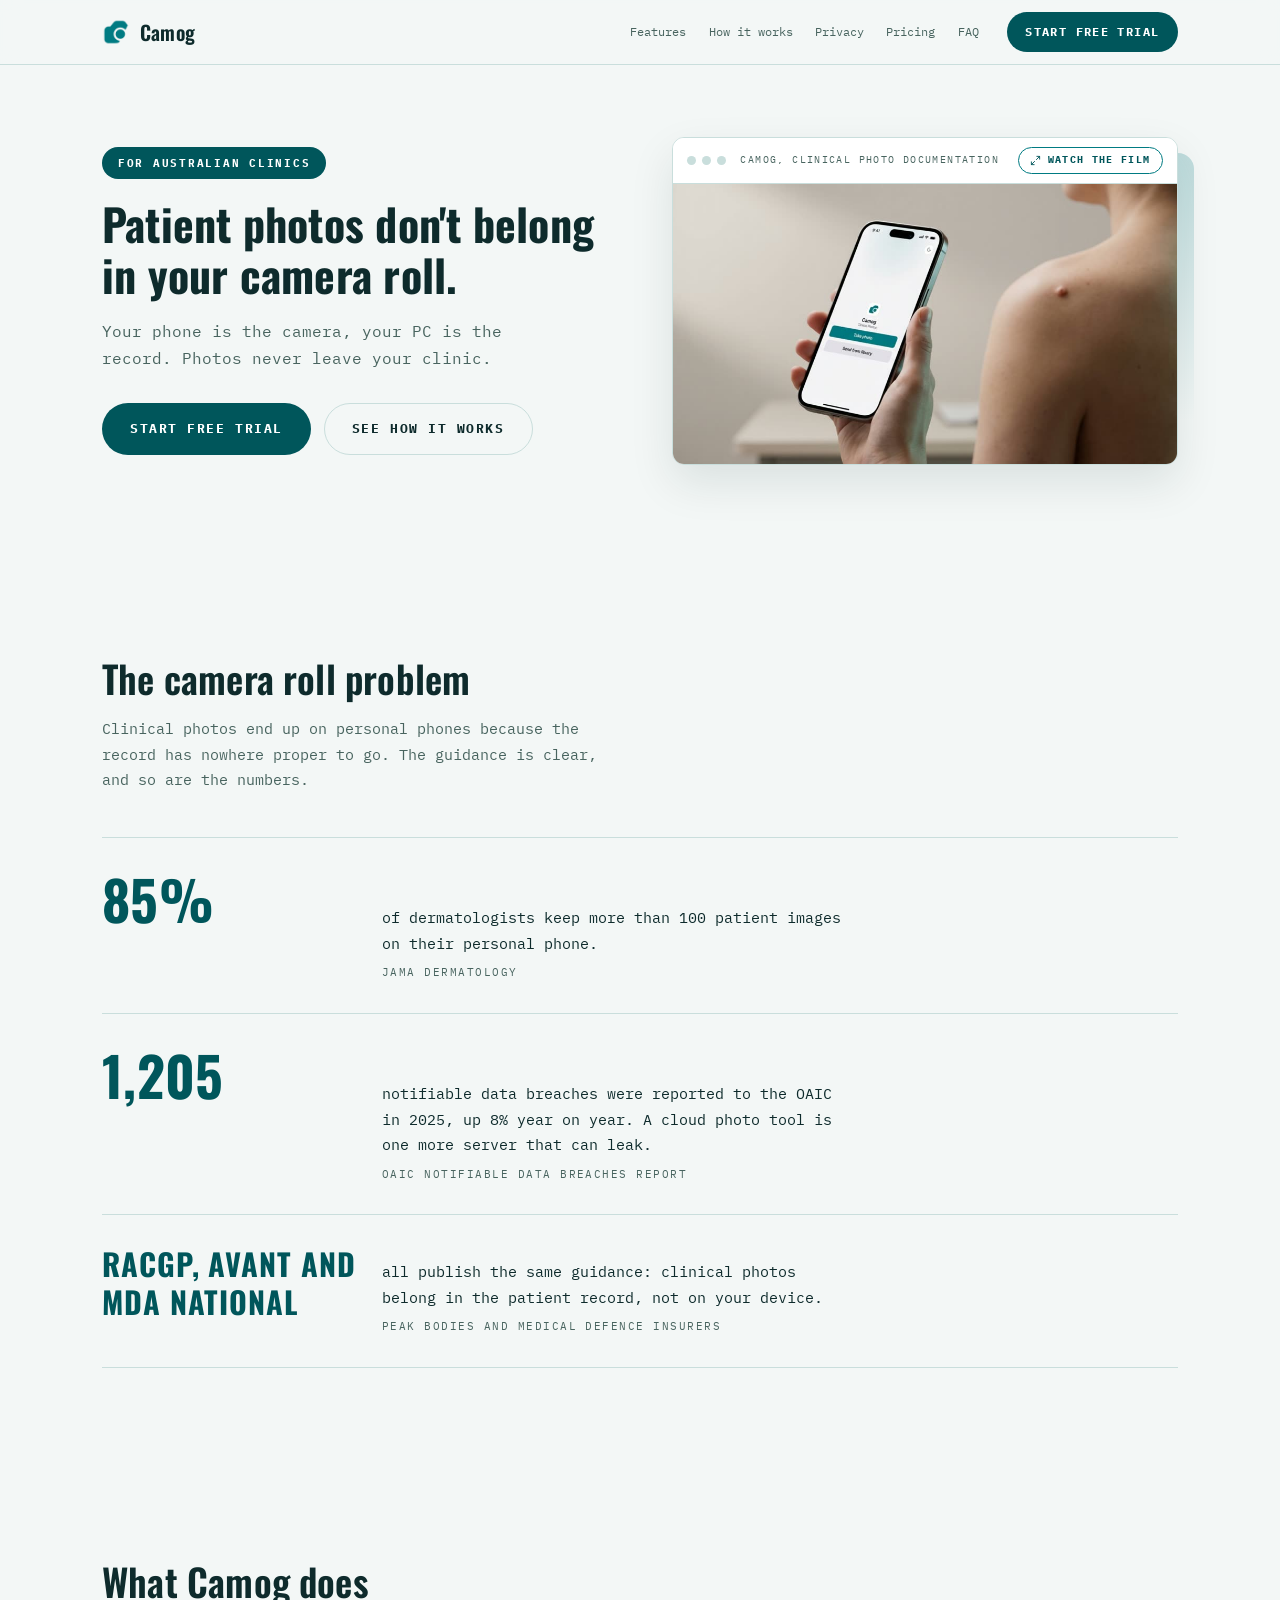
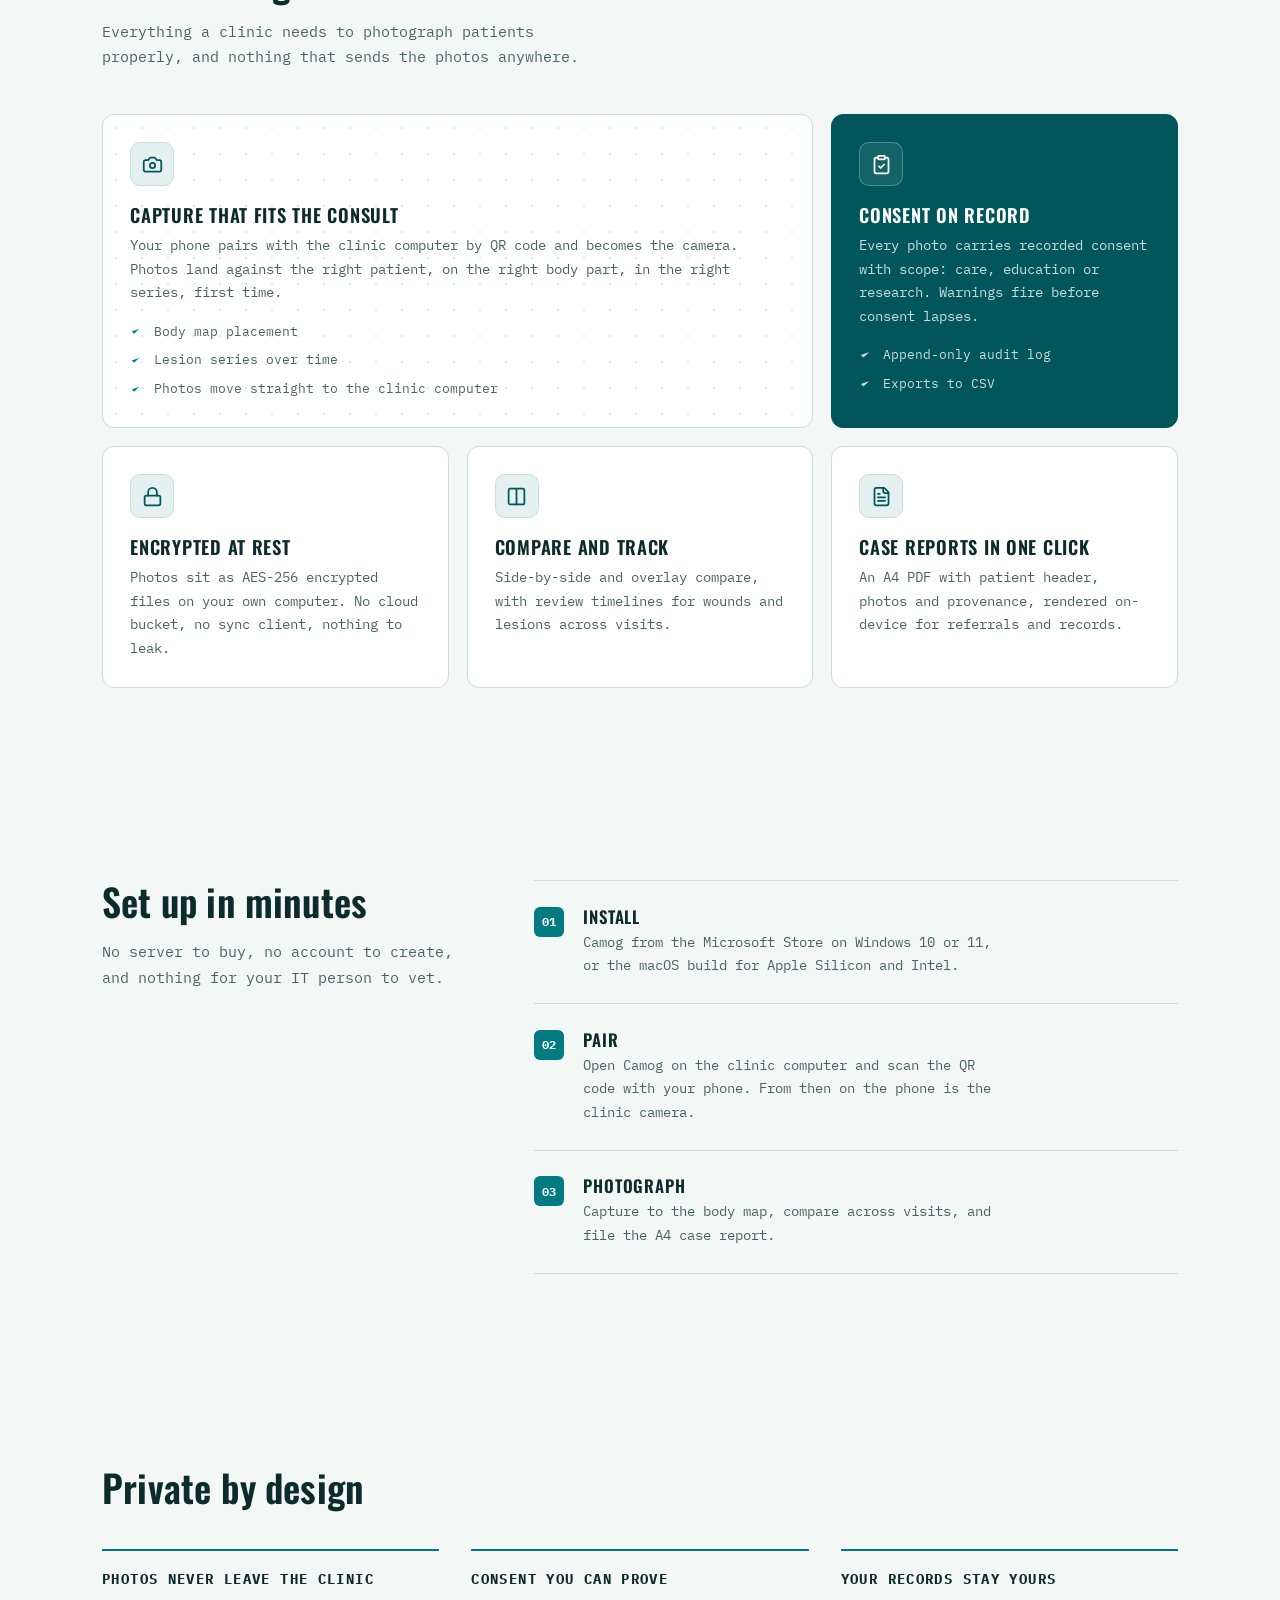
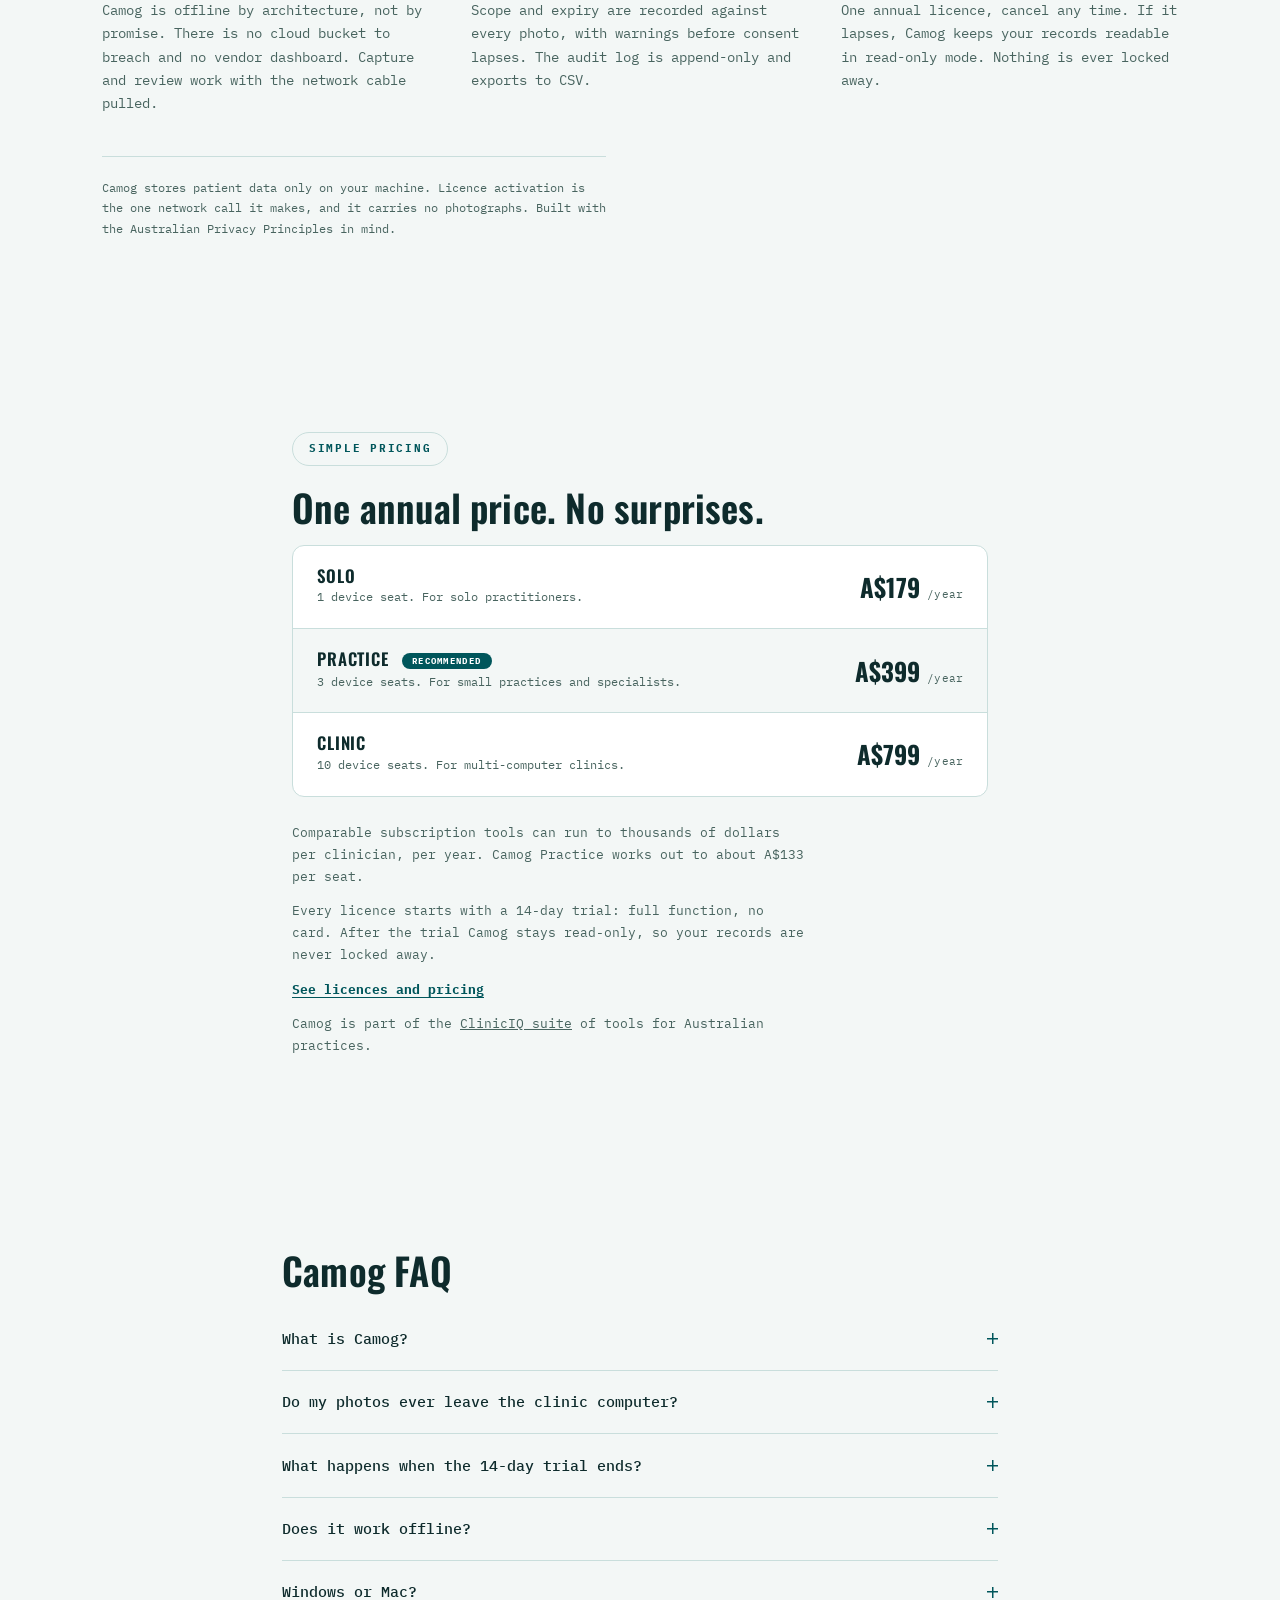
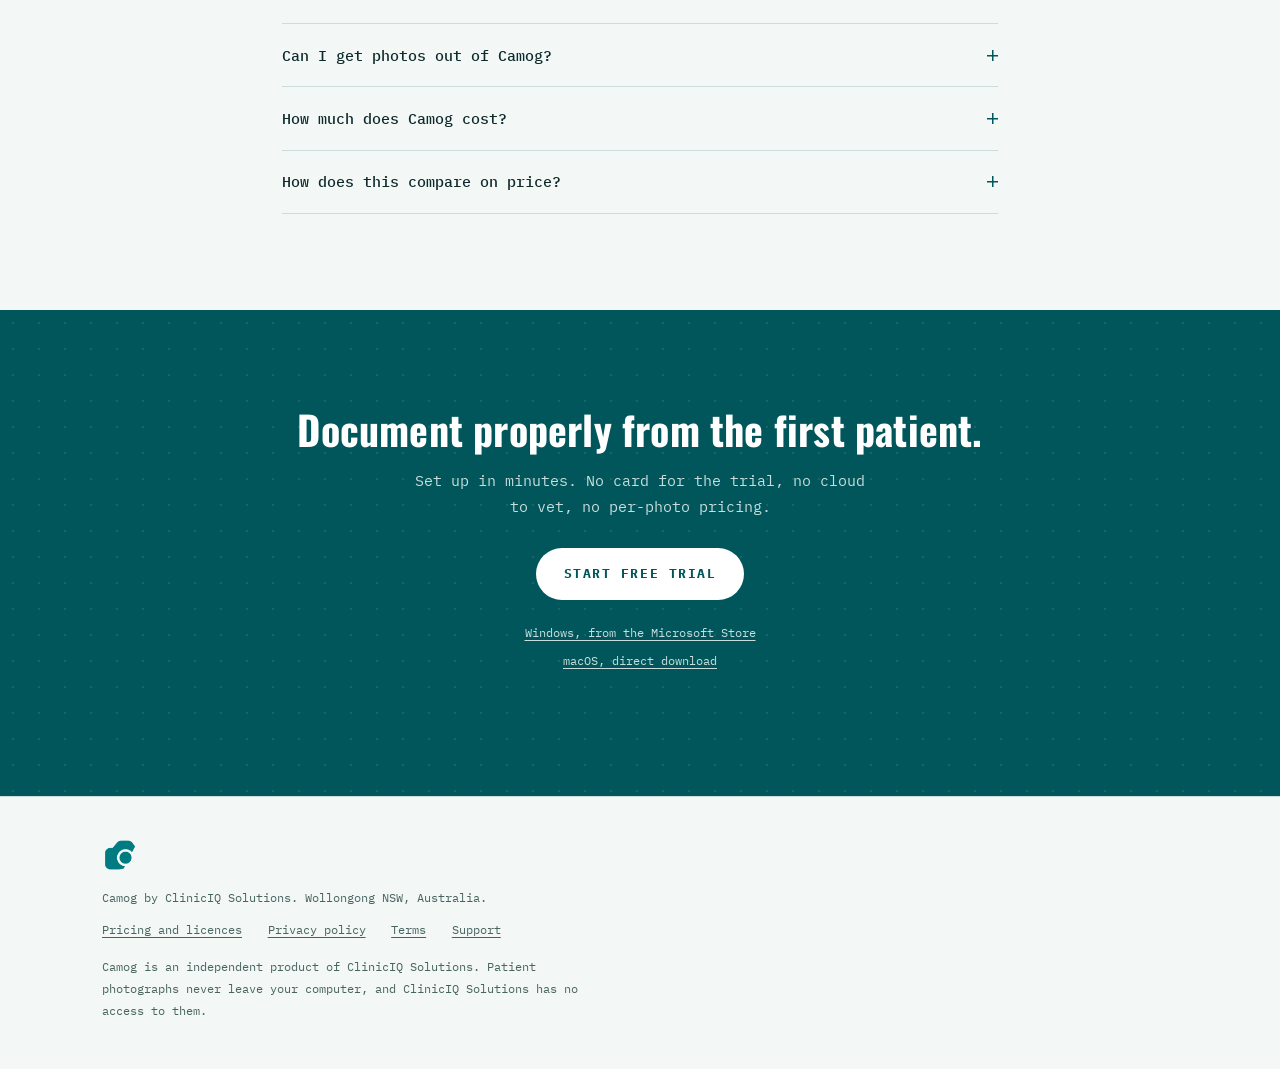
<file: index.html>
<!DOCTYPE html>
<html lang="en-AU">
<head>
  <meta charset="utf-8">
  <meta name="viewport" content="width=device-width, initial-scale=1">
  <title>Camog: clinical photography app for Australian clinics</title>
  <meta name="description" content="Clinical photography software for Australian clinics. Camog keeps patient photos encrypted on your own computer, with consent, audit and one-click A4 reports.">
  <meta name="theme-color" content="#F3F7F6" media="(prefers-color-scheme: light)">
  <meta name="theme-color" content="#0D1B1C" media="(prefers-color-scheme: dark)">

  <meta property="og:type" content="website">
  <meta property="og:url" content="https://camog.jsaenz.au/">
  <meta property="og:title" content="Patient photos don't belong in your camera roll.">
  <meta property="og:description" content="Camog: clinical photo documentation for Australian clinics. Encrypted, on your own computer. 14-day free trial, no card.">
  <meta property="og:image" content="https://camog.jsaenz.au/assets/og.jpg">
  <meta property="og:image:width" content="1200">
  <meta property="og:image:height" content="630">
  <meta property="og:locale" content="en_AU">
  <meta name="twitter:card" content="summary_large_image">

  <link rel="canonical" href="https://camog.jsaenz.au/">
  <link rel="icon" type="image/png" sizes="32x32" href="assets/favicon-32.png">
  <link rel="apple-touch-icon" href="assets/apple-touch-icon.png">

  <link rel="preload" href="fonts/oswald-variable.woff2" as="font" type="font/woff2" crossorigin>
  <link rel="preload" href="fonts/plexmono-400.woff2" as="font" type="font/woff2" crossorigin>
  <link rel="stylesheet" href="styles.css">

  <script type="application/ld+json">
  {
    "@context": "https://schema.org",
    "@graph": [
      {
        "@type": "Organization",
        "@id": "https://camog.jsaenz.au/#org",
        "name": "ClinicIQ Solutions",
        "url": "https://cliniciq.com.au",
        "logo": "https://camog.jsaenz.au/assets/logo.png",
        "address": {
          "@type": "PostalAddress",
          "addressLocality": "Wollongong",
          "addressRegion": "NSW",
          "addressCountry": "AU"
        },
        "contactPoint": {
          "@type": "ContactPoint",
          "contactType": "customer support",
          "email": "admin@cliniciq.com.au"
        }
      },
      {
        "@type": "WebSite",
        "@id": "https://camog.jsaenz.au/#site",
        "url": "https://camog.jsaenz.au/",
        "name": "Camog",
        "inLanguage": "en-AU",
        "publisher": { "@id": "https://camog.jsaenz.au/#org" }
      },
      {
        "@type": "SoftwareApplication",
        "@id": "https://camog.jsaenz.au/#app",
        "name": "Camog",
        "url": "https://camog.jsaenz.au/",
        "description": "Clinical photo documentation for Australian clinics. Your phone is the camera, your PC is the record: photos are AES-256 encrypted and stored on the clinic's own computer, never uploaded.",
        "applicationCategory": "MedicalApplication",
        "operatingSystem": "Windows 10 or later, macOS",
        "image": "https://camog.jsaenz.au/assets/camog-dashboard.webp",
        "screenshot": "https://camog.jsaenz.au/assets/camog-dashboard.webp",
        "featureList": [
          "Phone pairs with the clinic computer by QR code and becomes the camera",
          "Body map capture and lesion series over time",
          "Recorded consent with scope: care, education or research",
          "Append-only audit log with CSV export",
          "AES-256 encryption at rest, no cloud storage",
          "Works fully offline",
          "Side-by-side and overlay photo comparison",
          "One-click A4 PDF case reports"
        ],
        "offers": [
          {
            "@type": "Offer",
            "name": "Solo",
            "description": "1 device seat. For solo practitioners.",
            "price": "179",
            "priceCurrency": "AUD",
            "url": "https://camog-license.cliniciq.com.au/buy",
            "availability": "https://schema.org/InStock"
          },
          {
            "@type": "Offer",
            "name": "Practice",
            "description": "3 device seats. For small practices and specialists.",
            "price": "399",
            "priceCurrency": "AUD",
            "url": "https://camog-license.cliniciq.com.au/buy",
            "availability": "https://schema.org/InStock"
          },
          {
            "@type": "Offer",
            "name": "Clinic",
            "description": "10 device seats. For multi-computer clinics.",
            "price": "799",
            "priceCurrency": "AUD",
            "url": "https://camog-license.cliniciq.com.au/buy",
            "availability": "https://schema.org/InStock"
          }
        ],
        "publisher": { "@id": "https://camog.jsaenz.au/#org" }
      },
      {
        "@type": "HowTo",
        "name": "Set up Camog in minutes",
        "description": "No server to buy, no account to create, and nothing for your IT person to vet.",
        "step": [
          {
            "@type": "HowToStep",
            "position": 1,
            "name": "Install",
            "text": "Install Camog from the Microsoft Store on Windows 10 or 11, or the macOS build for Apple Silicon and Intel."
          },
          {
            "@type": "HowToStep",
            "position": 2,
            "name": "Pair",
            "text": "Open Camog on the clinic computer and scan the QR code with your phone. From then on the phone is the clinic camera."
          },
          {
            "@type": "HowToStep",
            "position": 3,
            "name": "Photograph",
            "text": "Capture to the body map, compare across visits, and file the A4 case report."
          }
        ]
      },
      {
        "@type": "FAQPage",
        "mainEntity": [
          {
            "@type": "Question",
            "name": "What is Camog?",
            "acceptedAnswer": {
              "@type": "Answer",
              "text": "Camog is clinical photo documentation software for Australian clinics. Your phone is the camera and your clinic computer is the record: photos are captured against the right patient, encrypted at rest, and never uploaded to a cloud."
            }
          },
          {
            "@type": "Question",
            "name": "Do my photos ever leave the clinic computer?",
            "acceptedAnswer": {
              "@type": "Answer",
              "text": "No. Photos are stored as AES-256 encrypted files on your own machine and never uploaded. The only network traffic Camog generates is licence activation, which carries a device identifier and nothing else."
            }
          },
          {
            "@type": "Question",
            "name": "What happens when the 14-day trial ends?",
            "acceptedAnswer": {
              "@type": "Answer",
              "text": "Camog keeps working in read-only mode. You can browse, compare and export, but new captures need a licence. Your records are never held hostage."
            }
          },
          {
            "@type": "Question",
            "name": "Does it work offline?",
            "acceptedAnswer": {
              "@type": "Answer",
              "text": "Yes. Capture, review, compare and case reports all work with no internet connection. Activation is the one moment Camog needs to reach the licence server."
            }
          },
          {
            "@type": "Question",
            "name": "Windows or Mac?",
            "acceptedAnswer": {
              "@type": "Answer",
              "text": "Both. Windows 10 and 11 install straight from the Microsoft Store, with updates handled by the Store. macOS builds for Apple Silicon and Intel are available as a direct download."
            }
          },
          {
            "@type": "Question",
            "name": "Can I get photos out of Camog?",
            "acceptedAnswer": {
              "@type": "Answer",
              "text": "Any time. Photos export as JPEGs, case reports as PDFs, and the audit log as CSV. If you ever leave, your data leaves with you."
            }
          },
          {
            "@type": "Question",
            "name": "How much does Camog cost?",
            "acceptedAnswer": {
              "@type": "Answer",
              "text": "Solo is A$179 a year for one device seat, Practice is A$399 a year for three seats, and Clinic is A$799 a year for ten seats. Every licence starts with a 14-day trial: full function, no card."
            }
          },
          {
            "@type": "Question",
            "name": "How does this compare on price?",
            "acceptedAnswer": {
              "@type": "Answer",
              "text": "Purpose-built clinical photography subscriptions commonly run to thousands of dollars per clinician per year. Camog Practice is A$399 a year for three seats, about A$133 per seat."
            }
          }
        ]
      }
    ]
  }
  </script>
</head>
<body id="top">
  <a class="skip" href="#main">Skip to content</a>

  <header class="site-header">
    <div class="container header-row">
      <a class="brand" href="#top" aria-label="Camog home">
        <img src="assets/logo.png" alt="" width="28" height="28">
        <span>Camog</span>
      </a>
      <nav class="site-nav" aria-label="Sections">
        <a href="#features">Features</a>
        <a href="#how">How it works</a>
        <a href="#privacy">Privacy</a>
        <a href="#pricing">Pricing</a>
        <a href="#faq">FAQ</a>
      </nav>
      <a class="btn btn-primary btn-sm" href="https://apps.microsoft.com/detail/9P26QN81HW16" target="_blank" rel="noopener noreferrer">Start free trial</a>
    </div>
  </header>

  <main id="main">

    <!-- Hero -->
    <section class="hero">
      <div class="container hero-grid">
        <div class="hero-copy">
          <p class="chip reveal">For Australian clinics</p>
          <h1 class="reveal">Patient photos don't belong in your camera&nbsp;roll.</h1>
          <p class="lede reveal">Your phone is the camera, your PC is the record. Photos never leave your clinic.</p>
          <div class="hero-actions reveal">
            <a class="btn btn-primary" href="https://apps.microsoft.com/detail/9P26QN81HW16" target="_blank" rel="noopener noreferrer">Start free trial</a>
            <a class="btn btn-ghost" href="#features">See how it works</a>
          </div>
        </div>
        <div class="hero-shot reveal">
          <div class="shot-wrap">
            <button class="shot shot-live" id="film-open" type="button"
                    aria-haspopup="dialog" aria-controls="film-modal"
                    aria-label="Play the Camog product film. Opens fullscreen; scroll plays the film.">
              <span class="shot-bar" aria-hidden="true">
                <span></span><span></span><span></span>
                <span class="shot-title">Camog, Clinical Photo Documentation</span>
                <span class="shot-live-tag">
                  <svg xmlns="http://www.w3.org/2000/svg" viewBox="0 0 24 24" fill="none" stroke="currentColor" stroke-width="2" stroke-linecap="round" stroke-linejoin="round" aria-hidden="true"><polyline points="15 3 21 3 21 9"/><polyline points="9 21 3 21 3 15"/><line x1="21" y1="3" x2="14" y2="10"/><line x1="3" y1="21" x2="10" y2="14"/></svg>
                  Watch the film
                </span>
              </span>
              <span class="shot-screen">
                <img class="shot-frame is-current" src="film/frames-nas/f_001.jpg" width="960" height="534" fetchpriority="high"
                     alt="Frame from the Camog product film: the phone in hand at the bedside, capture app open.">
                <img class="shot-frame" src="film/frames-nas/f_040.jpg" width="960" height="534" loading="lazy" alt="" aria-hidden="true">
                <img class="shot-frame" src="film/frames-nas/f_120.jpg" width="960" height="534" loading="lazy" alt="" aria-hidden="true">
              </span>
            </button>
          </div>
        </div>
      </div>
    </section>

    <!-- Problem -->
    <section class="problem" id="problem">
      <div class="container">
        <h2 class="reveal">The camera roll problem</h2>
        <p class="section-lede reveal">Clinical photos end up on personal phones because the record has nowhere proper to go. The guidance is clear, and so are the numbers.</p>
        <div class="stats">
          <div class="stat reveal">
            <p class="stat-num">85%</p>
            <div class="stat-text">
              <p>of dermatologists keep more than 100 patient images on their personal phone.</p>
              <p class="stat-src">JAMA Dermatology</p>
            </div>
          </div>
          <div class="stat reveal">
            <p class="stat-num">1,205</p>
            <div class="stat-text">
              <p>notifiable data breaches were reported to the OAIC in 2025, up 8% year on year. A cloud photo tool is one more server that can leak.</p>
              <p class="stat-src">OAIC Notifiable Data Breaches Report</p>
            </div>
          </div>
          <div class="stat reveal">
            <p class="stat-num stat-num-words">RACGP, Avant and MDA&nbsp;National</p>
            <div class="stat-text">
              <p>all publish the same guidance: clinical photos belong in the patient record, not on your device.</p>
              <p class="stat-src">Peak bodies and medical defence insurers</p>
            </div>
          </div>
        </div>
      </div>
    </section>

    <!-- Features -->
    <section class="features" id="features">
      <div class="container">
        <h2 class="reveal">What Camog does</h2>
        <p class="section-lede reveal">Everything a clinic needs to photograph patients properly, and nothing that sends the photos anywhere.</p>
        <div class="bento">
          <article class="cell b-wide b-dot reveal">
            <div class="icon-chip" aria-hidden="true">
              <svg xmlns="http://www.w3.org/2000/svg" viewBox="0 0 24 24" fill="none" stroke="currentColor" stroke-width="2" stroke-linecap="round" stroke-linejoin="round"><path d="M14.5 4h-5L7 7H4a2 2 0 0 0-2 2v9a2 2 0 0 0 2 2h16a2 2 0 0 0 2-2V9a2 2 0 0 0-2-2h-3l-2.5-3z"/><circle cx="12" cy="13" r="3"/></svg>
            </div>
            <h3>Capture that fits the consult</h3>
            <p>Your phone pairs with the clinic computer by QR code and becomes the camera. Photos land against the right patient, on the right body part, in the right series, first time.</p>
            <ul class="ticks">
              <li>Body map placement</li>
              <li>Lesion series over time</li>
              <li>Photos move straight to the clinic computer</li>
            </ul>
          </article>
          <article class="cell b-teal reveal">
            <div class="icon-chip" aria-hidden="true">
              <svg xmlns="http://www.w3.org/2000/svg" viewBox="0 0 24 24" fill="none" stroke="currentColor" stroke-width="2" stroke-linecap="round" stroke-linejoin="round"><rect width="8" height="4" x="8" y="2" rx="1" ry="1"/><path d="M16 4h2a2 2 0 0 1 2 2v14a2 2 0 0 1-2 2H6a2 2 0 0 1-2-2V6a2 2 0 0 1 2-2h2"/><path d="m9 14 2 2 4-4"/></svg>
            </div>
            <h3>Consent on record</h3>
            <p>Every photo carries recorded consent with scope: care, education or research. Warnings fire before consent lapses.</p>
            <ul class="ticks">
              <li>Append-only audit log</li>
              <li>Exports to CSV</li>
            </ul>
          </article>
          <article class="cell reveal">
            <div class="icon-chip" aria-hidden="true">
              <svg xmlns="http://www.w3.org/2000/svg" viewBox="0 0 24 24" fill="none" stroke="currentColor" stroke-width="2" stroke-linecap="round" stroke-linejoin="round"><rect width="18" height="11" x="3" y="11" rx="2" ry="2"/><path d="M7 11V7a5 5 0 0 1 10 0v4"/></svg>
            </div>
            <h3>Encrypted at rest</h3>
            <p>Photos sit as AES-256 encrypted files on your own computer. No cloud bucket, no sync client, nothing to leak.</p>
          </article>
          <article class="cell reveal">
            <div class="icon-chip" aria-hidden="true">
              <svg xmlns="http://www.w3.org/2000/svg" viewBox="0 0 24 24" fill="none" stroke="currentColor" stroke-width="2" stroke-linecap="round" stroke-linejoin="round"><rect width="18" height="18" x="3" y="3" rx="2"/><path d="M12 3v18"/></svg>
            </div>
            <h3>Compare and track</h3>
            <p>Side-by-side and overlay compare, with review timelines for wounds and lesions across visits.</p>
          </article>
          <article class="cell reveal">
            <div class="icon-chip" aria-hidden="true">
              <svg xmlns="http://www.w3.org/2000/svg" viewBox="0 0 24 24" fill="none" stroke="currentColor" stroke-width="2" stroke-linecap="round" stroke-linejoin="round"><path d="M15 2H6a2 2 0 0 0-2 2v16a2 2 0 0 0 2 2h12a2 2 0 0 0 2-2V7Z"/><path d="M14 2v4a2 2 0 0 0 2 2h4"/><path d="M10 9H8"/><path d="M16 13H8"/><path d="M16 17H8"/></svg>
            </div>
            <h3>Case reports in one click</h3>
            <p>An A4 PDF with patient header, photos and provenance, rendered on-device for referrals and records.</p>
          </article>
        </div>
      </div>
    </section>

    <!-- How it works -->
    <section class="how" id="how">
      <div class="container how-grid">
        <div class="how-copy">
          <h2 class="reveal">Set up in minutes</h2>
          <p class="section-lede reveal">No server to buy, no account to create, and nothing for your IT person to vet.</p>
        </div>
        <ol class="steps">
          <li class="step reveal">
            <span class="step-num" aria-hidden="true">01</span>
            <div>
              <h3>Install</h3>
              <p>Camog from the Microsoft Store on Windows 10 or 11, or the macOS build for Apple Silicon and Intel.</p>
            </div>
          </li>
          <li class="step reveal">
            <span class="step-num" aria-hidden="true">02</span>
            <div>
              <h3>Pair</h3>
              <p>Open Camog on the clinic computer and scan the QR code with your phone. From then on the phone is the clinic camera.</p>
            </div>
          </li>
          <li class="step reveal">
            <span class="step-num" aria-hidden="true">03</span>
            <div>
              <h3>Photograph</h3>
              <p>Capture to the body map, compare across visits, and file the A4 case report.</p>
            </div>
          </li>
        </ol>
      </div>
    </section>

    <!-- Privacy -->
    <section class="privacy" id="privacy">
      <div class="container">
        <h2 class="reveal">Private by design</h2>
        <div class="cols-3">
          <div class="col reveal">
            <h3>Photos never leave the clinic</h3>
            <p>Camog is offline by architecture, not by promise. There is no cloud bucket to breach and no vendor dashboard. Capture and review work with the network cable pulled.</p>
          </div>
          <div class="col reveal">
            <h3>Consent you can prove</h3>
            <p>Scope and expiry are recorded against every photo, with warnings before consent lapses. The audit log is append-only and exports to CSV.</p>
          </div>
          <div class="col reveal">
            <h3>Your records stay yours</h3>
            <p>One annual licence, cancel any time. If it lapses, Camog keeps your records readable in read-only mode. Nothing is ever locked away.</p>
          </div>
        </div>
        <p class="footnote reveal">Camog stores patient data only on your machine. Licence activation is the one network call it makes, and it carries no photographs. Built with the Australian Privacy Principles in mind.</p>
      </div>
    </section>

    <!-- Pricing -->
    <section class="pricing" id="pricing">
      <div class="container pricing-wrap">
        <p class="chip chip-outline reveal">Simple pricing</p>
        <h2 class="reveal">One annual price. No surprises.</h2>
        <div class="price-panel reveal">
          <div class="price-row">
            <div class="price-name">
              <h3>Solo</h3>
              <p>1 device seat. For solo practitioners.</p>
            </div>
            <p class="price-figure">A$179<span> /year</span></p>
          </div>
          <div class="price-row price-row-hot">
            <div class="price-name">
              <h3>Practice <span class="pill">Recommended</span></h3>
              <p>3 device seats. For small practices and specialists.</p>
            </div>
            <p class="price-figure">A$399<span> /year</span></p>
          </div>
          <div class="price-row">
            <div class="price-name">
              <h3>Clinic</h3>
              <p>10 device seats. For multi-computer clinics.</p>
            </div>
            <p class="price-figure">A$799<span> /year</span></p>
          </div>
        </div>
        <div class="price-notes reveal">
          <p>Comparable subscription tools can run to thousands of dollars per clinician, per year. Camog Practice works out to about A$133 per seat.</p>
          <p>Every licence starts with a 14-day trial: full function, no card. After the trial Camog stays read-only, so your records are never locked away.</p>
          <p><a class="text-link" href="https://camog-license.cliniciq.com.au/buy" target="_blank" rel="noopener noreferrer">See licences and pricing</a></p>
          <p class="suite-note">Camog is part of the <a href="https://cliniciq.com.au" target="_blank" rel="noopener noreferrer">ClinicIQ suite</a> of tools for Australian practices.</p>
        </div>
      </div>
    </section>

    <!-- FAQ -->
    <section class="faq" id="faq">
      <div class="container faq-wrap">
        <h2 class="reveal">Camog FAQ</h2>
        <div class="faq-list reveal">
          <details>
            <summary>What is Camog?</summary>
            <p>Camog is clinical photo documentation software for Australian clinics. Your phone is the camera and your clinic computer is the record: photos are captured against the right patient, encrypted at rest, and never uploaded to a cloud.</p>
          </details>
          <details>
            <summary>Do my photos ever leave the clinic computer?</summary>
            <p>No. Photos are stored as AES-256 encrypted files on your own machine and never uploaded. The only network traffic Camog generates is licence activation, which carries a device identifier and nothing else.</p>
          </details>
          <details>
            <summary>What happens when the 14-day trial ends?</summary>
            <p>Camog keeps working in read-only mode. You can browse, compare and export, but new captures need a licence. Your records are never held hostage.</p>
          </details>
          <details>
            <summary>Does it work offline?</summary>
            <p>Yes. Capture, review, compare and case reports all work with no internet connection. Activation is the one moment Camog needs to reach the licence server.</p>
          </details>
          <details>
            <summary>Windows or Mac?</summary>
            <p>Both. Windows 10 and 11 install straight from the Microsoft Store, with updates handled by the Store. macOS builds for Apple Silicon and Intel are available as a direct download.</p>
          </details>
          <details>
            <summary>Can I get photos out of Camog?</summary>
            <p>Any time. Photos export as JPEGs, case reports as PDFs, and the audit log as CSV. If you ever leave, your data leaves with you.</p>
          </details>
          <details>
            <summary>How much does Camog cost?</summary>
            <p>Solo is A$179 a year for one device seat, Practice is A$399 a year for three seats, and Clinic is A$799 a year for ten seats. Every licence starts with a 14-day trial: full function, no card.</p>
          </details>
          <details>
            <summary>How does this compare on price?</summary>
            <p>Purpose-built clinical photography subscriptions commonly run to thousands of dollars per clinician per year. Camog Practice is A$399 a year for three seats, about A$133 per seat.</p>
          </details>
        </div>
      </div>
    </section>

    <!-- Final CTA -->
    <section class="cta">
      <div class="container cta-inner">
        <h2 class="reveal">Document properly from the first patient.</h2>
        <p class="reveal">Set up in minutes. No card for the trial, no cloud to vet, no per-photo pricing.</p>
        <div class="reveal">
          <a class="btn btn-light" href="https://apps.microsoft.com/detail/9P26QN81HW16" target="_blank" rel="noopener noreferrer">Start free trial</a>
        </div>
        <p class="cta-platforms reveal">
          <a href="https://apps.microsoft.com/detail/9P26QN81HW16" target="_blank" rel="noopener noreferrer">Windows, from the Microsoft Store</a>
          <a href="https://github.com/jsaenz03/camorg/releases/latest" target="_blank" rel="noopener noreferrer">macOS, direct download</a>
        </p>
      </div>
    </section>

  </main>

  <footer class="site-footer">
    <div class="container">
      <img src="assets/logo.png" alt="Camog logo" width="36" height="36">
      <p>Camog by ClinicIQ Solutions. Wollongong NSW, Australia.</p>
      <nav class="footer-nav" aria-label="Footer">
        <a href="https://camog-license.cliniciq.com.au/buy" target="_blank" rel="noopener noreferrer">Pricing and licences</a>
        <a href="https://camog-license.cliniciq.com.au/legal/privacy-policy.md" target="_blank" rel="noopener noreferrer">Privacy policy</a>
        <a href="https://camog-license.cliniciq.com.au/legal/terms-of-service.md" target="_blank" rel="noopener noreferrer">Terms</a>
        <a href="mailto:admin@cliniciq.com.au">Support</a>
      </nav>
      <p class="footer-fine">Camog is an independent product of ClinicIQ Solutions. Patient photographs never leave your computer, and ClinicIQ Solutions has no access to them.</p>
    </div>
  </footer>

  <!-- Product film: opens from the hero shot, collapses back into it.
       The iframe src is set on first open so the 3.3 MB film never loads
       for visitors who don't press play. -->
  <div class="film-modal" id="film-modal" hidden>
    <div class="film-dialog" role="dialog" aria-modal="true" aria-label="Camog product film" tabindex="-1">
      <iframe class="film-frame" id="film-frame" title="Camog product film" data-src="film/index.html" tabindex="0"></iframe>
      <button class="film-close" id="film-close" type="button" aria-label="Close the product film">
        <svg xmlns="http://www.w3.org/2000/svg" viewBox="0 0 24 24" fill="none" stroke="currentColor" stroke-width="2" stroke-linecap="round" stroke-linejoin="round" aria-hidden="true"><line x1="18" y1="6" x2="6" y2="18"/><line x1="6" y1="6" x2="18" y2="18"/></svg>
      </button>
    </div>
  </div>

  <script src="script.js"></script>
</body>
</html>
</file>
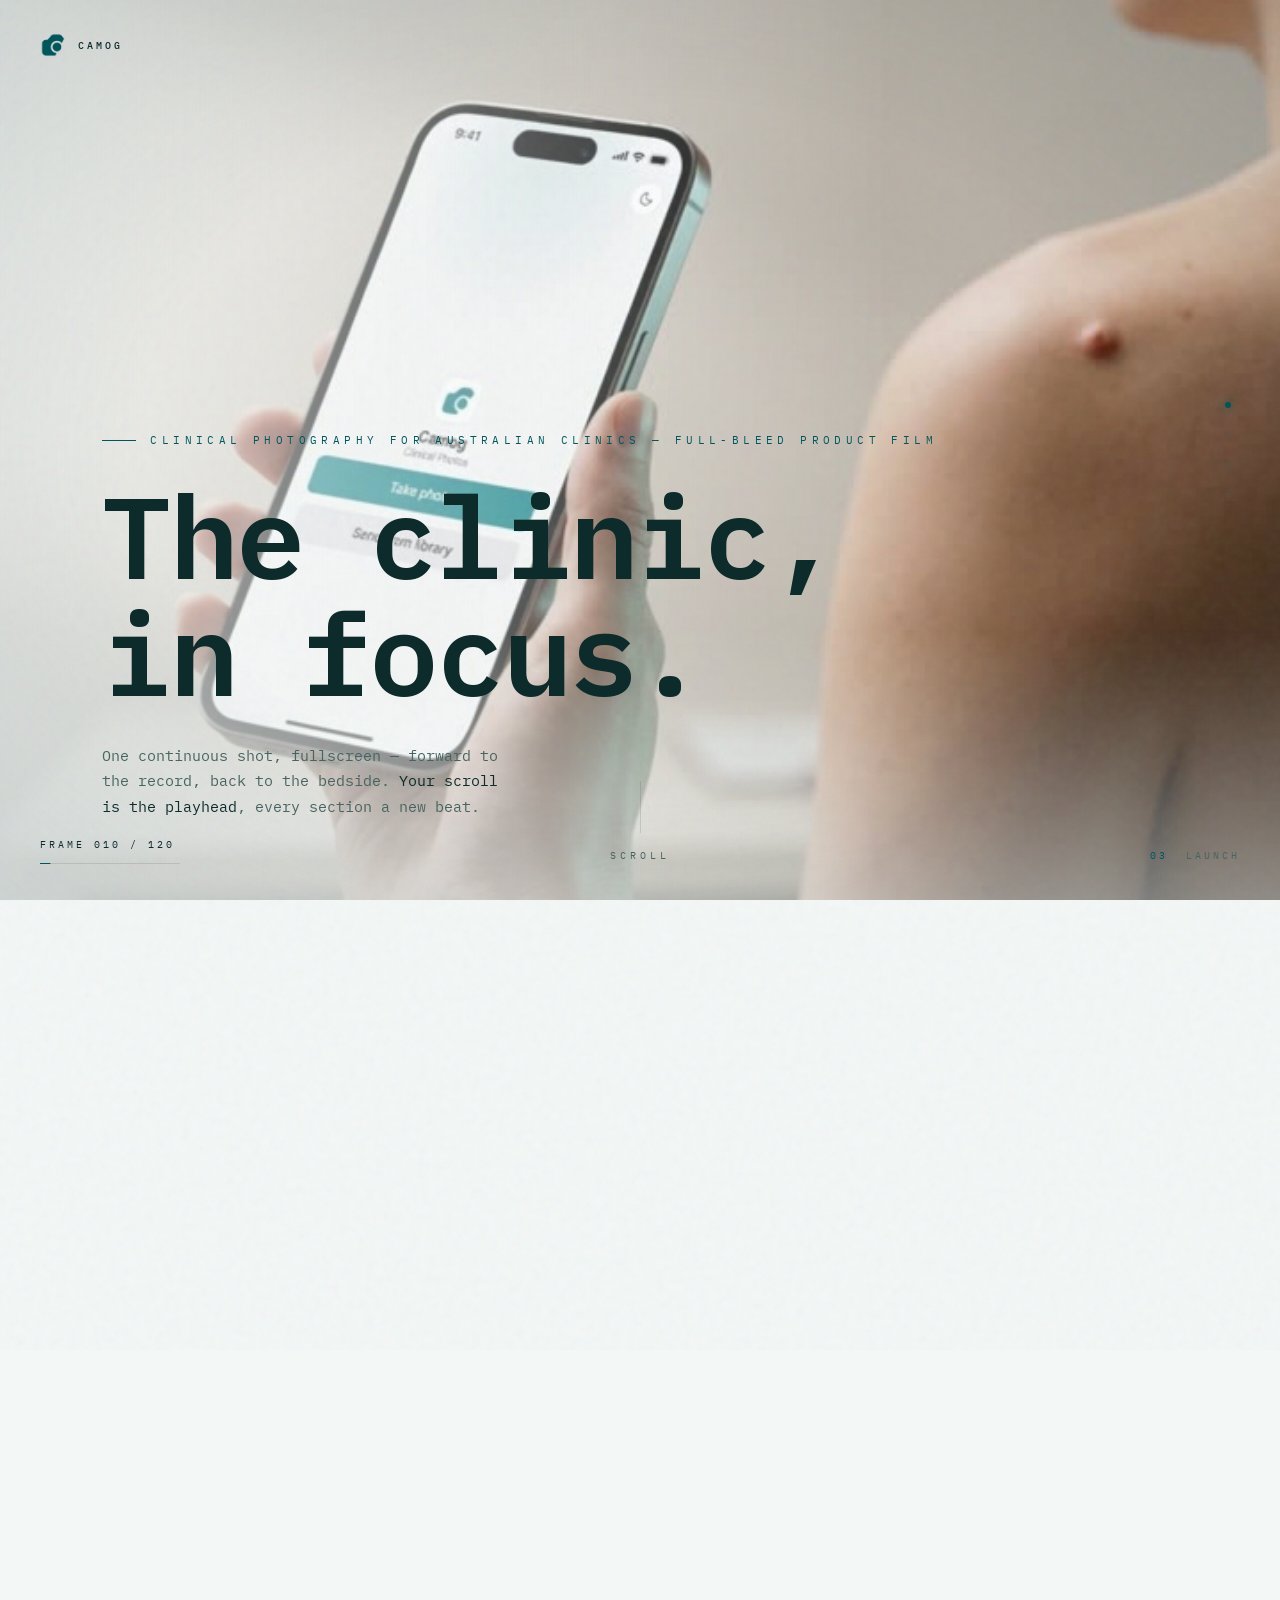
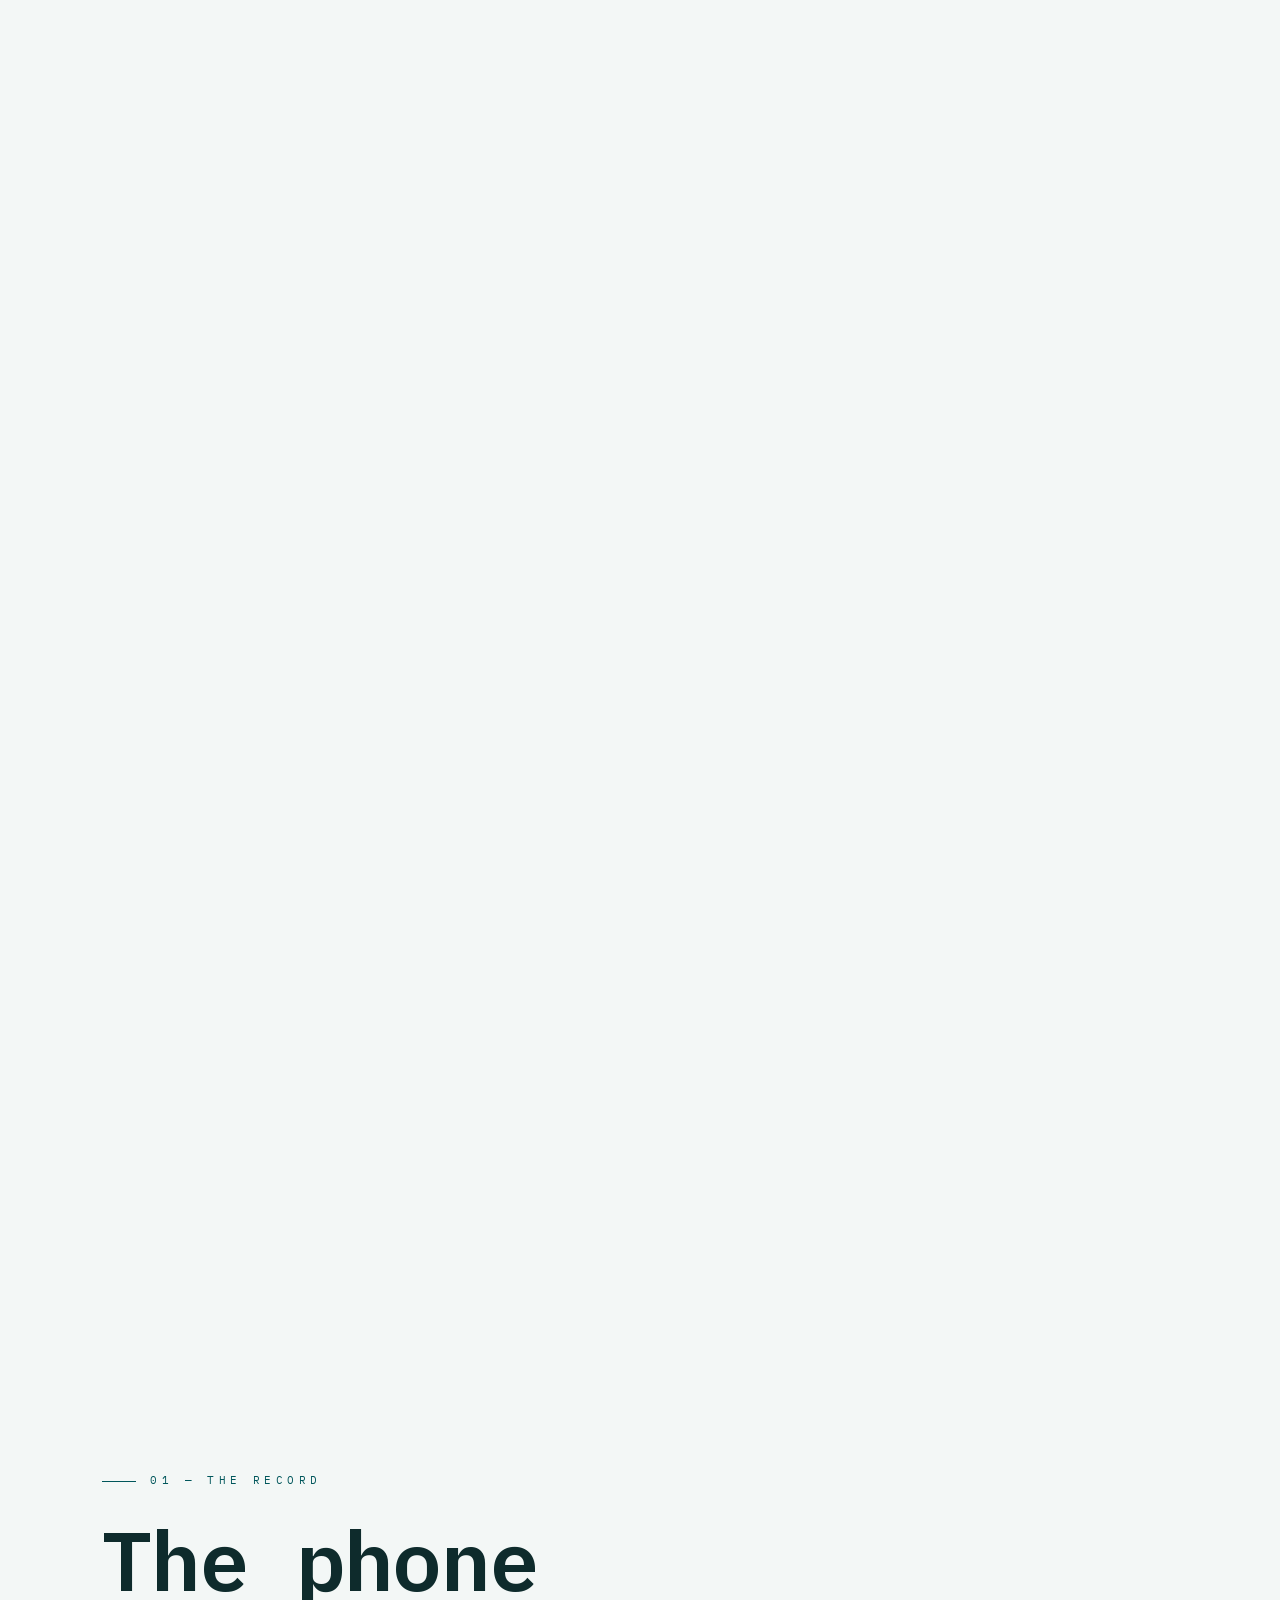
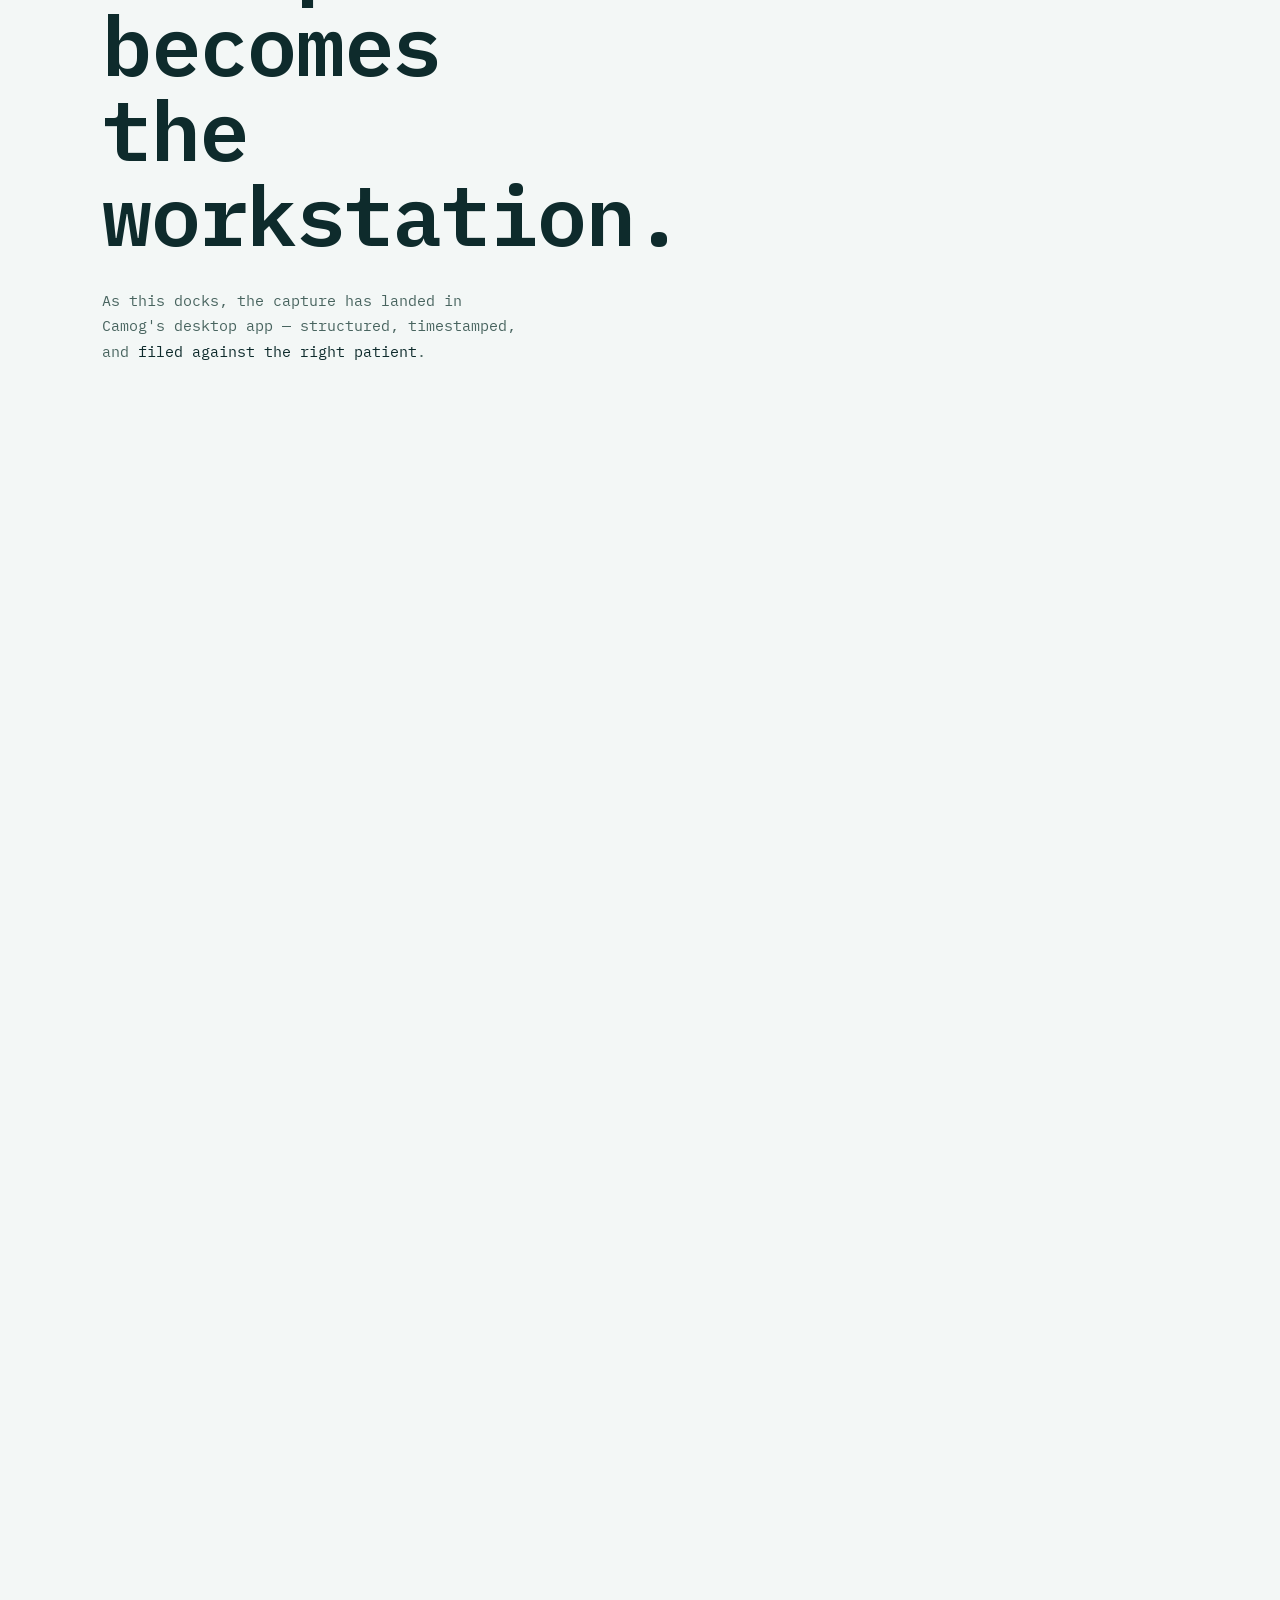
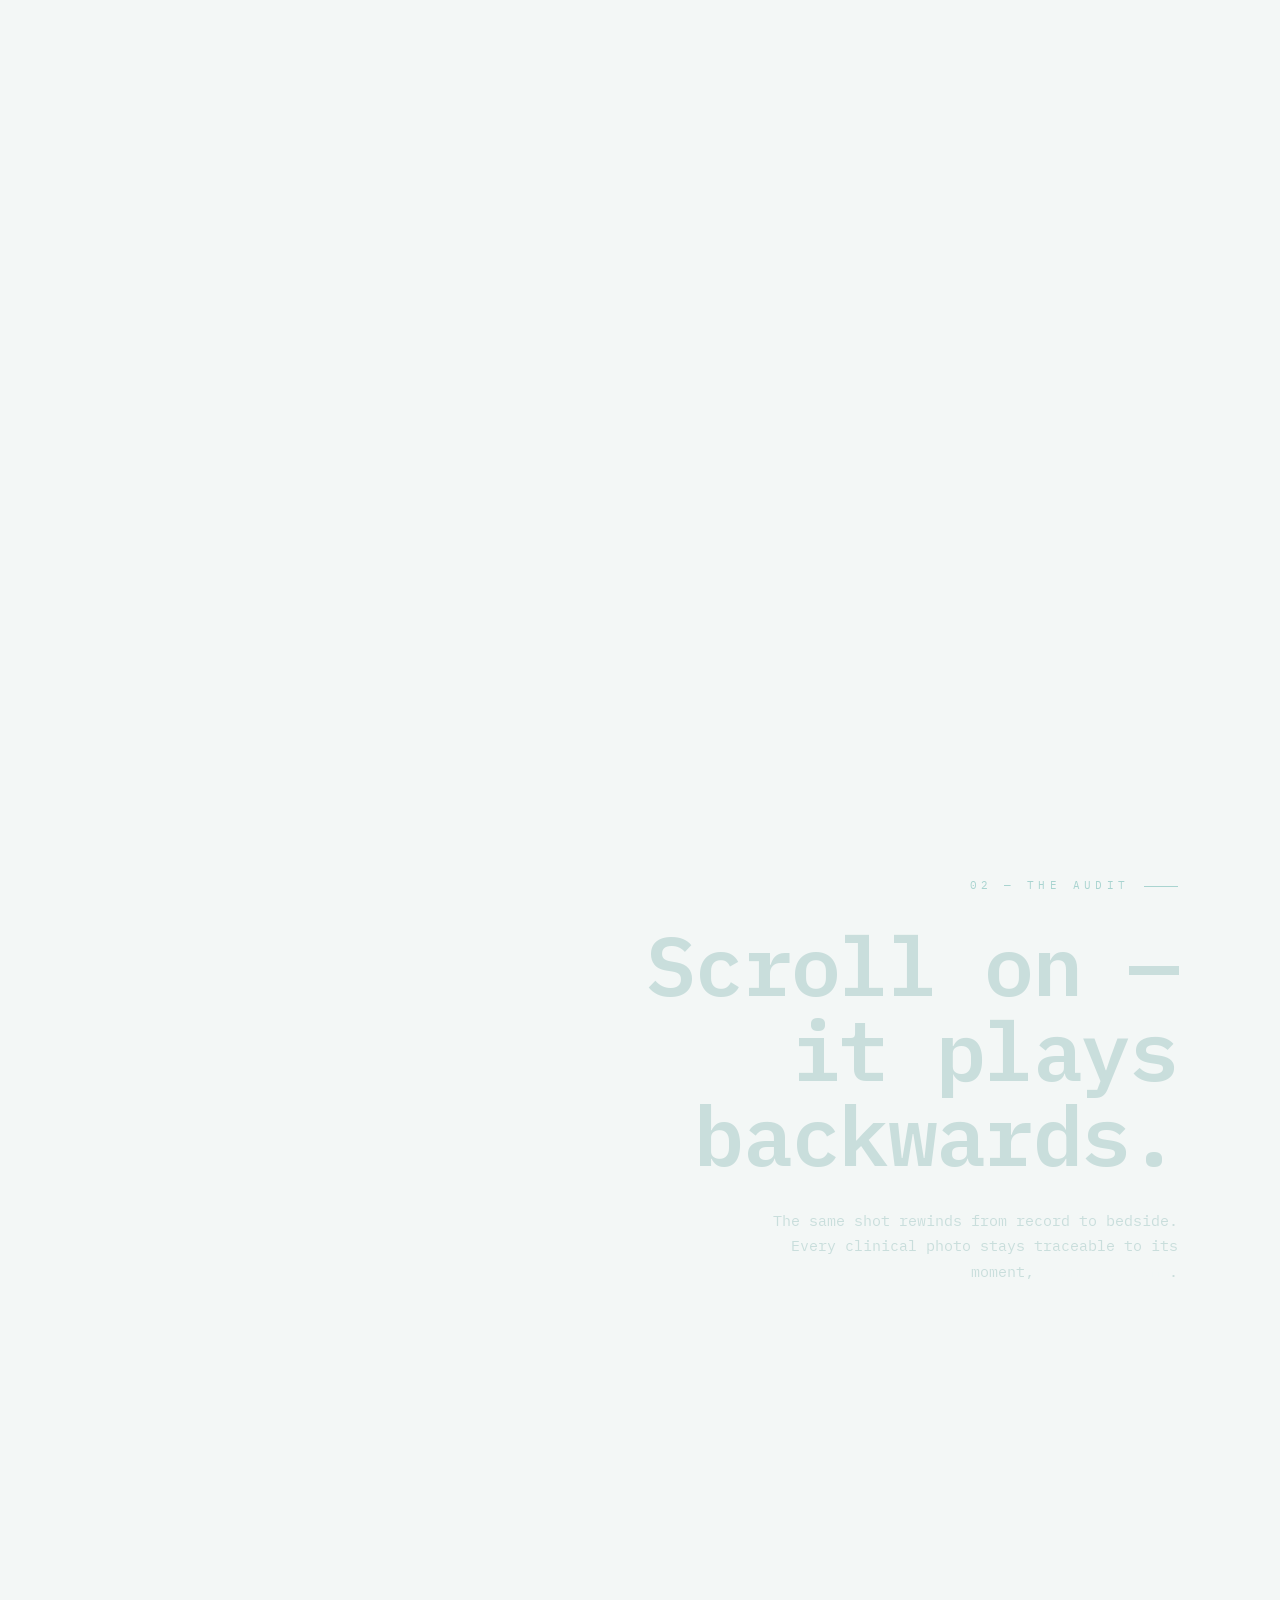
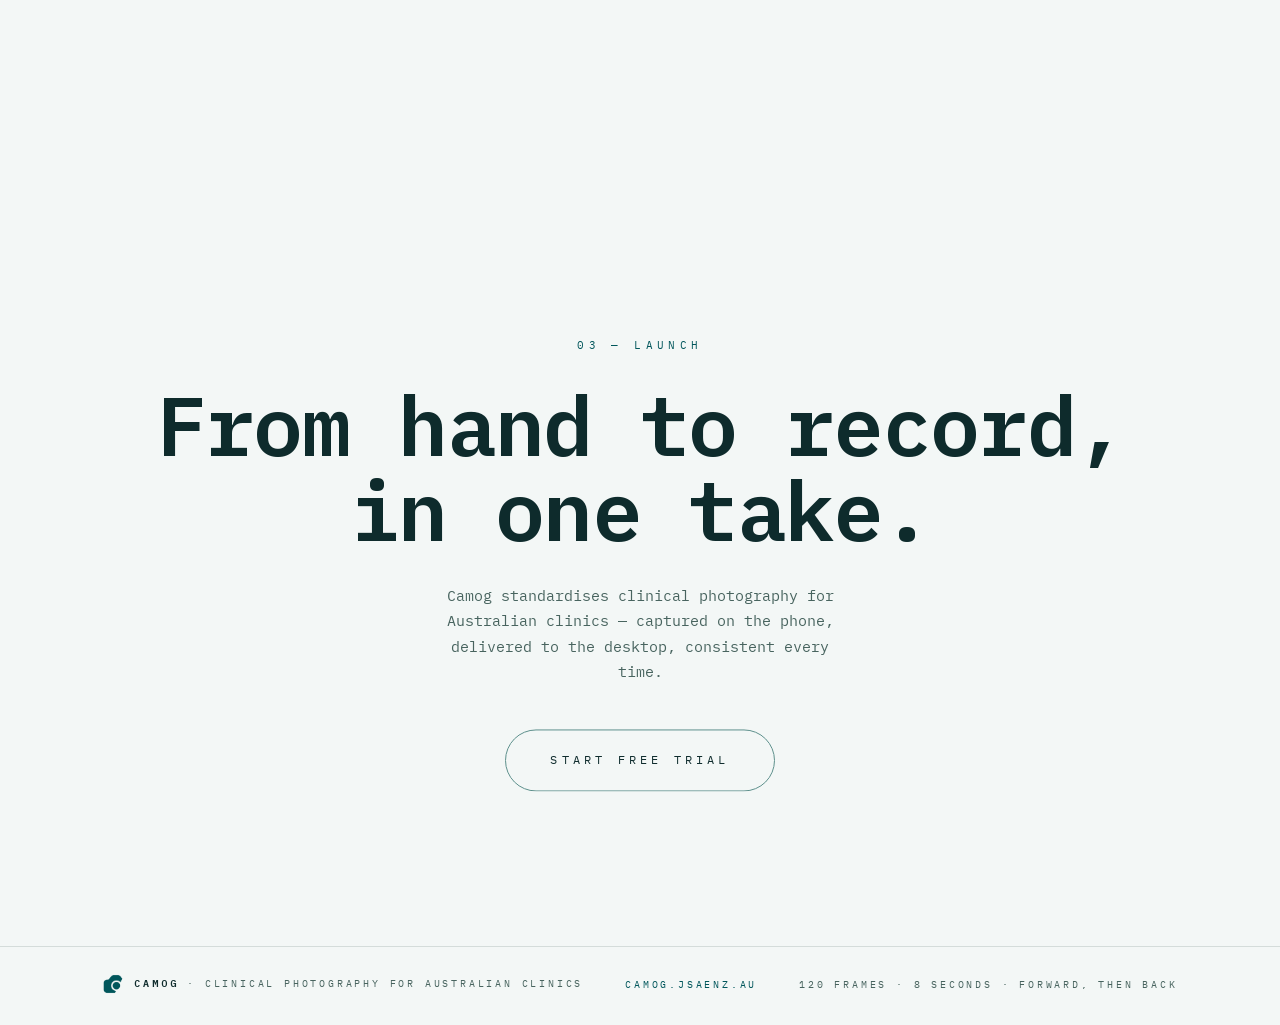
<file: film/index.html>
<!DOCTYPE html>
<html lang="en-AU">
<head>
<meta charset="UTF-8">
<meta name="viewport" content="width=device-width, initial-scale=1.0">
<meta name="theme-color" content="#f3f7f6">
<title>Camog — Clinical photography, in focus</title>
<meta name="description" content="Camog standardises clinical photography for Australian clinics — captured on the phone, delivered to the desktop. Scroll-driven film: forward to the record, back to the bedside.">
<meta name="robots" content="noindex">
<meta property="og:type" content="website">
<meta property="og:site_name" content="Camog">
<meta property="og:title" content="Camog — Clinical photography, in focus">
<meta property="og:description" content="Clinical photography for Australian clinics. Captured on the phone, structured and filed against the right patient on the desktop.">
<meta property="og:url" content="https://camog.jsaenz.au/">
<meta name="twitter:card" content="summary">
<link rel="icon" href="logo.png" type="image/svg+xml">
<link rel="stylesheet" href="styles.css">
</head>
<body>

<canvas id="film" aria-hidden="true"></canvas>
<div class="scrim" aria-hidden="true"></div>
<div class="vignette" aria-hidden="true"></div>
<div class="noise" aria-hidden="true"></div>

<div id="loader" role="status" aria-label="Loading Camog experience">
  <img src="logo.png" alt="Camog">
  <div class="bar"><i id="load-bar"></i></div>
  <div class="pct" id="load-pct">LOADING&nbsp;&nbsp;000%</div>
</div>

<div class="chrome brandmark"><img src="logo.png" alt=""><b>CAMOG</b></div>
<div class="chrome hud-frame">
  <span class="count" id="hud-count">FRAME&nbsp;000&nbsp;/&nbsp;120</span>
  <span class="track"><i id="hud-track"></i></span>
</div>
<div class="chrome hud-phase"><span class="idx" id="hud-idx">01</span>&nbsp;&nbsp;<span id="hud-name">THE&nbsp;RECORD</span></div>
<div class="chrome rail" id="rail"></div>

<main>
  <!-- The film is the background actor; the copy narrates it.
       Forward pass: hero + seq1 (final frame — the desktop record — docks with seq1).
       Reverse pass: seq2 rewinds the film toward frame 001 under the outro. -->
  <section id="hero">
    <p class="micro fade-in">Clinical photography for Australian clinics — full-bleed product film</p>
    <h1 aria-label="The clinic, in focus.">
      <span class="l"><i>The clinic,</i></span>
      <span class="l"><i>in focus.</i></span>
    </h1>
    <p class="sub fade-in">One continuous shot, fullscreen — forward to the record,
      back to the bedside. <em>Your scroll is the playhead</em>, every section a new beat.</p>
    <div class="cue" aria-hidden="true"><span class="line"><i></i></span>SCROLL</div>
  </section>

  <section id="seq1" class="seq">
    <div class="copy">
      <p class="micro">01 — The record</p>
      <h2 class="fade-in">The phone becomes<br>the workstation.</h2>
      <p class="sub fade-in">As this docks, the capture has landed in Camog's desktop app —
        structured, timestamped, and <em>filed against the right patient</em>.</p>
    </div>
  </section>

  <section id="seq2" class="seq alt">
    <div class="copy">
      <p class="micro">02 — The audit</p>
      <h2 class="fade-in">Scroll on — it plays<br>backwards.</h2>
      <p class="sub fade-in">The same shot rewinds from record to bedside. Every clinical
        photo stays traceable to its moment, <em>frame by frame</em>.</p>
    </div>
  </section>

  <section id="outro">
    <p class="micro">03 — Launch</p>
    <h2 class="fade-in">From hand to record,<br>in one take.</h2>
    <p class="sub fade-in" style="margin-inline:auto">Camog standardises clinical photography for
      Australian clinics — captured on the phone, delivered to the desktop,
      consistent every time.</p>
    <a class="cta fade-in" href="https://apps.microsoft.com/detail/9P26QN81HW16" target="_blank" rel="noopener noreferrer">Start free trial</a>

    <footer>
      <span><img src="logo.png" alt=""><b>Camog</b>&nbsp;·&nbsp;clinical photography for Australian clinics</span>
      <span><a href="https://camog.jsaenz.au/" target="_blank" rel="noopener noreferrer">camog.jsaenz.au</a></span>
      <span>120 frames · 8 seconds · forward, then back</span>
    </footer>
  </section>
</main>

<script src="vendor/gsap.min.js"></script>
<script src="vendor/ScrollTrigger.min.js"></script>
<script src="vendor/lenis.min.js"></script>
<script type="module" src="app.js"></script>
</body>
</html>
</file>
<file: styles.css>
/* Camog landing. Brand: deep teal #00565B, bright teal #007B82, paper #F3F7F6,
   hairline #C9DEDC, ink #0E2B2C, muted #48645F. Oswald display, IBM Plex Mono body.
   Light and dark via prefers-color-scheme; both tested. */

@font-face {
  font-family: "Oswald";
  src: url("fonts/oswald-variable.woff2") format("woff2");
  font-weight: 200 700;
  font-display: swap;
}
@font-face {
  font-family: "IBM Plex Mono";
  src: url("fonts/plexmono-400.woff2") format("woff2");
  font-weight: 400;
  font-display: swap;
}
@font-face {
  font-family: "IBM Plex Mono";
  src: url("fonts/plexmono-500.woff2") format("woff2");
  font-weight: 500;
  font-display: swap;
}
@font-face {
  font-family: "IBM Plex Mono";
  src: url("fonts/plexmono-700.woff2") format("woff2");
  font-weight: 700;
  font-display: swap;
}

:root {
  --paper: #F3F7F6;
  --surface: #FFFFFF;
  --ink: #0E2B2C;
  --muted: #48645F;
  --hairline: #C9DEDC;
  --teal: #00565B;
  --teal-bright: #007B82;
  --teal-container: #E4F1F0;
  --header-bg: rgba(243, 247, 246, 0.86);
  --shadow: rgba(14, 43, 44, 0.10);
  --dot: rgba(0, 123, 130, 0.14);
  --frame: rgba(0, 123, 130, 0.22);
  color-scheme: light dark;
}

@media (prefers-color-scheme: dark) {
  :root {
    --paper: #0D1B1C;
    --surface: #122324;
    --ink: #E4EEEC;
    --muted: #93ADA8;
    --hairline: #23403F;
    --teal: #0B7C83;
    --teal-bright: #2FA6A0;
    --teal-container: rgba(0, 123, 130, 0.14);
    --header-bg: rgba(13, 27, 28, 0.86);
    --shadow: rgba(0, 0, 0, 0.45);
    --dot: rgba(201, 222, 220, 0.10);
    --frame: rgba(47, 166, 160, 0.28);
  }
  .step-num { background: var(--teal); }
  .chip-outline, .text-link { color: var(--teal-bright); }
}

* { box-sizing: border-box; margin: 0; padding: 0; }

html { scroll-behavior: smooth; }
@media (prefers-reduced-motion: reduce) {
  html { scroll-behavior: auto; }
}

body {
  background: var(--paper);
  color: var(--ink);
  font-family: "IBM Plex Mono", "Courier New", Courier, monospace;
  font-size: 0.9375rem;
  line-height: 1.7;
  -webkit-font-smoothing: antialiased;
}

h1, h2, h3, .price-figure, .stat-num {
  font-family: "Oswald", "Arial Narrow", "Helvetica Neue", Arial, sans-serif;
  font-weight: 600;
  line-height: 1.15;
  letter-spacing: 0.005em;
}

h2 { font-size: clamp(1.7rem, 3.4vw, 2.35rem); margin-bottom: 1rem; }

img { max-width: 100%; height: auto; display: block; }

a { color: inherit; }

.container {
  max-width: 1140px;
  margin: 0 auto;
  padding: 0 clamp(1.25rem, 4vw, 2rem);
}

section { padding: clamp(3.5rem, 8vw, 6rem) 0; }

.section-lede {
  color: var(--muted);
  max-width: 56ch;
  margin-bottom: 2.75rem;
}

/* Skip link */
.skip {
  position: absolute;
  left: -9999px;
  top: 0;
  background: var(--teal);
  color: #FFFFFF;
  padding: 0.6rem 1rem;
  z-index: 100;
}
.skip:focus { left: 0; }

/* Header */
.site-header {
  position: sticky;
  top: 0;
  z-index: 50;
  background: var(--header-bg);
  -webkit-backdrop-filter: blur(10px);
  backdrop-filter: blur(10px);
  border-bottom: 1px solid var(--hairline);
}
.header-row {
  display: flex;
  align-items: center;
  gap: 1.5rem;
  height: 64px;
}
.brand {
  display: flex;
  align-items: center;
  gap: 0.6rem;
  text-decoration: none;
  font-family: "Oswald", "Arial Narrow", sans-serif;
  font-weight: 600;
  font-size: 1.25rem;
  letter-spacing: 0.02em;
}
.brand img { border-radius: 6px; }
.site-nav {
  display: flex;
  gap: 1.4rem;
  margin-left: auto;
  font-size: 0.78rem;
}
.site-nav a {
  color: var(--muted);
  text-decoration: none;
}
.site-nav a:hover { color: var(--ink); }
.header-row > .btn { margin-left: 0.25rem; }
@media (max-width: 860px) {
  .site-nav { display: none; }
  .header-row > .btn { margin-left: auto; }
}

/* Buttons */
.btn {
  display: inline-block;
  padding: 0.9rem 1.7rem;
  border-radius: 999px;
  font-family: "IBM Plex Mono", monospace;
  font-size: 0.8rem;
  font-weight: 700;
  letter-spacing: 0.12em;
  text-transform: uppercase;
  text-decoration: none;
  border: 1px solid transparent;
  transition: transform 150ms ease, box-shadow 150ms ease, background-color 150ms ease;
}
.btn:hover { transform: translateY(-1px); }
.btn:active { transform: translateY(0); }
.btn:focus-visible { outline: 2px solid var(--teal-bright); outline-offset: 3px; }
.btn-primary {
  background: var(--teal);
  color: #FFFFFF;
}
.btn-primary:hover { box-shadow: 0 8px 22px var(--shadow); }
.btn-ghost {
  color: var(--ink);
  border-color: var(--hairline);
  background: transparent;
}
.btn-ghost:hover { border-color: var(--muted); }
.btn-light {
  background: #FFFFFF;
  color: #00565B;
}
.btn-light:hover { box-shadow: 0 10px 26px rgba(0, 0, 0, 0.28); }
.btn-sm { padding: 0.55rem 1.1rem; font-size: 0.72rem; }

/* Chips and pills */
.chip {
  display: inline-block;
  padding: 0.42rem 1rem;
  border-radius: 999px;
  background: var(--teal);
  color: #FFFFFF;
  font-size: 0.68rem;
  font-weight: 700;
  letter-spacing: 0.16em;
  text-transform: uppercase;
  margin-bottom: 1.25rem;
}
.chip-outline {
  background: transparent;
  color: var(--teal);
  border: 1px solid var(--hairline);
}
.pill {
  display: inline-block;
  vertical-align: middle;
  padding: 0.18rem 0.65rem;
  margin-left: 0.5rem;
  border-radius: 999px;
  background: var(--teal);
  color: #FFFFFF;
  font-family: "IBM Plex Mono", monospace;
  font-size: 0.58rem;
  font-weight: 700;
  letter-spacing: 0.14em;
  text-transform: uppercase;
}

.text-link {
  color: var(--teal);
  font-weight: 700;
  text-decoration: underline;
  text-underline-offset: 3px;
}
.text-link:hover { color: var(--teal-bright); }

/* Hero */
.hero { padding-top: clamp(3rem, 6vw, 4.5rem); }
.hero-grid {
  display: grid;
  grid-template-columns: minmax(0, 6fr) minmax(0, 6fr);
  gap: clamp(2rem, 5vw, 4rem);
  align-items: center;
}
.hero h1 {
  font-size: clamp(2rem, 3.55vw, 2.75rem);
  font-weight: 700;
  margin-bottom: 1.1rem;
}
.lede {
  color: var(--muted);
  font-size: 1rem;
  max-width: 44ch;
  margin-bottom: 1.9rem;
}
.hero-actions {
  display: flex;
  flex-wrap: wrap;
  gap: 0.8rem;
}

.shot-wrap { position: relative; }
.shot-wrap::before {
  content: "";
  position: absolute;
  inset: 0;
  transform: translate(16px, 16px);
  border-radius: 16px;
  background: linear-gradient(to bottom, var(--frame), transparent 82%);
}
.shot {
  position: relative;
  display: block;
  width: 100%;
  padding: 0;
  border: 1px solid var(--hairline);
  border-radius: 12px;
  overflow: hidden;
  background: var(--surface);
  box-shadow: 0 18px 44px var(--shadow);
  font: inherit;
  color: inherit;
  text-align: left;
  cursor: pointer;
  transition: transform 200ms ease, box-shadow 200ms ease, border-color 200ms ease;
}
.shot-live:hover {
  transform: translateY(-2px);
  border-color: var(--teal-bright);
  box-shadow: 0 24px 52px var(--shadow);
}
.shot-live:active { transform: translateY(0); }
.shot-live:focus-visible { outline: 2px solid var(--teal-bright); outline-offset: 3px; }
.shot-bar {
  display: flex;
  align-items: center;
  gap: 6px;
  padding: 0.55rem 0.9rem;
  border-bottom: 1px solid var(--hairline);
  background: var(--surface);
}
.shot-bar span {
  width: 9px;
  height: 9px;
  border-radius: 50%;
  background: var(--hairline);
}
.shot-title {
  width: auto !important;
  height: auto !important;
  margin-left: 0.5rem;
  background: none !important;
  border-radius: 0 !important;
  font-size: 0.62rem;
  letter-spacing: 0.14em;
  text-transform: uppercase;
  color: var(--muted);
}
.shot-live-tag {
  width: auto !important;
  height: auto !important;
  display: inline-flex;
  align-items: center;
  gap: 0.4rem;
  margin-left: auto;
  padding: 0.28rem 0.7rem;
  border-radius: 999px !important; /* .shot-bar span (0,1,1) would otherwise win with 50% */
  border: 1px solid var(--teal-bright);
  background: none !important;
  font-size: 0.6rem;
  font-weight: 700;
  letter-spacing: 0.14em;
  text-transform: uppercase;
  color: var(--teal);
  white-space: nowrap;
  transition: background-color 150ms ease, color 150ms ease;
}
.shot-live-tag svg { width: 11px; height: 11px; }
.shot-live:hover .shot-live-tag,
.shot-live:focus-visible .shot-live-tag {
  background: var(--teal) !important;
  color: #FFFFFF;
}
.shot-screen {
  display: block;
  position: relative;
  aspect-ratio: 960 / 534;
  background: var(--paper);
}
.shot-frame {
  position: absolute;
  inset: 0;
  width: 100%;
  height: 100%;
  object-fit: cover;
  opacity: 0;
}
.shot-frame.is-current { opacity: 1; }
@media (prefers-reduced-motion: no-preference) {
  .shot-frame { transition: opacity 900ms ease; }
}

/* Product film modal: the hero shot expands to fullscreen and back.
   Transform-only FLIP (no width/height animation); instant under
   prefers-reduced-motion. */
.film-modal {
  position: fixed;
  inset: 0;
  z-index: 90;
  background: rgba(6, 17, 17, 0.82);
}
.film-dialog {
  position: fixed;
  inset: 0;
  border-radius: 12px;
  overflow: hidden;
  transform-origin: top left;
  box-shadow: 0 30px 90px rgba(0, 0, 0, 0.5);
}
.film-dialog:focus { outline: none; }
.film-frame {
  display: block;
  width: 100%;
  height: 100%;
  border: 0;
  background: #F3F7F6;
}
.film-close {
  position: absolute;
  top: 14px;
  right: 14px;
  z-index: 2;
  width: 44px;
  height: 44px;
  display: grid;
  place-items: center;
  padding: 0;
  border: 1px solid var(--hairline);
  border-radius: 999px;
  background: var(--surface);
  color: var(--ink);
  cursor: pointer;
  transition: background-color 150ms ease, color 150ms ease;
}
.film-close svg { width: 18px; height: 18px; }
.film-close:hover { background: var(--teal); color: #FFFFFF; }
.film-close:focus-visible { outline: 2px solid #FFFFFF; outline-offset: 3px; }
@media (prefers-reduced-motion: no-preference) {
  .film-modal { opacity: 0; transition: opacity 400ms ease; }
  .film-modal.open { opacity: 1; }
  .film-dialog { transition: transform 550ms cubic-bezier(0.22, 1, 0.36, 1); }
}

@media (max-width: 900px) {
  .hero-grid { grid-template-columns: 1fr; }
  .hero-shot { order: 2; }
  .shot-wrap::before { transform: translate(10px, 10px); }
}

/* Problem: readout rows */
.stats {
  border-top: 1px solid var(--hairline);
}
.stat {
  display: grid;
  grid-template-columns: minmax(11rem, 16rem) 1fr;
  gap: 1.5rem;
  align-items: baseline;
  padding: 1.9rem 0;
  border-bottom: 1px solid var(--hairline);
}
.stat-num {
  font-size: clamp(2.4rem, 5vw, 3.4rem);
  font-weight: 700;
  color: var(--teal);
}
.stat-num-words {
  font-size: clamp(1.35rem, 2.6vw, 1.9rem);
  line-height: 1.25;
  text-transform: uppercase;
  letter-spacing: 0.03em;
}
.stat-text p { max-width: 52ch; }
.stat-src {
  margin-top: 0.5rem;
  font-size: 0.66rem;
  letter-spacing: 0.14em;
  text-transform: uppercase;
  color: var(--muted);
}
@media (max-width: 700px) {
  .stat { grid-template-columns: 1fr; gap: 0.4rem; }
}

/* Features: bento */
.bento {
  display: grid;
  grid-template-columns: repeat(3, 1fr);
  gap: 1.1rem;
}
.cell {
  border: 1px solid var(--hairline);
  border-radius: 12px;
  padding: 1.7rem;
  background: var(--surface);
}
.b-wide { grid-column: span 2; }
.b-dot {
  background-color: var(--surface);
  background-image: radial-gradient(var(--dot) 1.2px, transparent 1.2px);
  background-size: 26px 26px;
}
.b-teal {
  background: #00565B;
  border-color: #00565B;
  color: #FFFFFF;
}
.b-teal h3 { color: #FFFFFF; }
.b-teal p { color: #C9DEDC; }
.b-teal .ticks li { color: #C9DEDC; }
.b-teal .ticks li::before { background: #C9DEDC; }
.b-teal .icon-chip { border-color: rgba(255, 255, 255, 0.25); background: rgba(255, 255, 255, 0.08); color: #FFFFFF; }
.cell h3 {
  font-size: 1.15rem;
  text-transform: uppercase;
  letter-spacing: 0.04em;
  margin: 1.1rem 0 0.6rem;
}
.cell p { color: var(--muted); font-size: 0.86rem; }
.b-teal p { color: #C9DEDC; }
.icon-chip {
  width: 44px;
  height: 44px;
  display: grid;
  place-items: center;
  border: 1px solid var(--hairline);
  border-radius: 10px;
  background: var(--teal-container);
  color: var(--teal);
}
.icon-chip svg { width: 21px; height: 21px; }
.ticks {
  list-style: none;
  margin-top: 1rem;
  display: grid;
  gap: 0.45rem;
}
.ticks li {
  position: relative;
  padding-left: 1.5rem;
  font-size: 0.8rem;
  color: var(--muted);
}
.ticks li::before {
  content: "";
  position: absolute;
  left: 0;
  top: 0.42em;
  width: 0.72rem;
  height: 0.72rem;
  border-radius: 50%;
  background: var(--teal-bright);
  -webkit-mask: url('data:image/svg+xml,<svg xmlns="http://www.w3.org/2000/svg" viewBox="0 0 24 24"><path fill="black" d="M20 6 9 17l-5-5"/></svg>') center / contain no-repeat;
  mask: url('data:image/svg+xml,<svg xmlns="http://www.w3.org/2000/svg" viewBox="0 0 24 24"><path fill="black" d="M20 6 9 17l-5-5"/></svg>') center / contain no-repeat;
}
@media (max-width: 900px) {
  .bento { grid-template-columns: 1fr; }
  .b-wide { grid-column: auto; }
}

/* How it works */
.how-grid {
  display: grid;
  grid-template-columns: minmax(0, 4fr) minmax(0, 7fr);
  gap: clamp(2rem, 5vw, 4.5rem);
  align-items: start;
}
.how-copy { position: sticky; top: 96px; }
@media (max-width: 700px) {
  .how-copy { position: static; }
}
.steps {
  list-style: none;
  border-top: 1px solid var(--hairline);
}
.step {
  display: grid;
  grid-template-columns: auto 1fr;
  gap: 1.2rem;
  padding: 1.6rem 0;
  border-bottom: 1px solid var(--hairline);
}
.step-num {
  width: 30px;
  height: 30px;
  display: grid;
  place-items: center;
  border-radius: 6px;
  background: var(--teal-bright);
  color: #FFFFFF;
  font-size: 0.72rem;
  font-weight: 700;
}
.step h3 {
  font-size: 1.05rem;
  text-transform: uppercase;
  letter-spacing: 0.05em;
  margin-bottom: 0.3rem;
}
.step p { color: var(--muted); font-size: 0.86rem; max-width: 52ch; }

/* Privacy */
.privacy .cols-3 {
  display: grid;
  grid-template-columns: repeat(3, 1fr);
  gap: 2rem;
  margin-top: 2.5rem;
}
.privacy .col {
  border-top: 2px solid var(--teal-bright);
  padding-top: 1.3rem;
}
.privacy .col h3 {
  font-size: 0.86rem;
  font-family: "IBM Plex Mono", monospace;
  font-weight: 700;
  letter-spacing: 0.1em;
  text-transform: uppercase;
  margin-bottom: 0.7rem;
}
.privacy .col p { color: var(--muted); font-size: 0.86rem; }
.footnote {
  margin-top: 2.5rem;
  padding-top: 1.3rem;
  border-top: 1px solid var(--hairline);
  color: var(--muted);
  font-size: 0.76rem;
  max-width: 72ch;
}
@media (max-width: 800px) {
  .privacy .cols-3 { grid-template-columns: 1fr; gap: 1.6rem; }
}

/* Pricing */
.pricing-wrap { max-width: 760px; }
.price-panel {
  border: 1px solid var(--hairline);
  border-radius: 12px;
  overflow: hidden;
  background: var(--surface);
}
.price-row {
  display: flex;
  align-items: center;
  justify-content: space-between;
  gap: 1.5rem;
  padding: 1.25rem 1.5rem;
}
.price-row + .price-row { border-top: 1px solid var(--hairline); }
.price-row-hot { background: var(--paper); }
.price-name h3 {
  font-size: 1.05rem;
  text-transform: uppercase;
  letter-spacing: 0.05em;
}
.price-name p { color: var(--muted); font-size: 0.76rem; margin-top: 0.15rem; }
.price-figure {
  font-size: 1.55rem;
  font-weight: 700;
  white-space: nowrap;
}
.price-figure span {
  font-family: "IBM Plex Mono", monospace;
  font-size: 0.7rem;
  font-weight: 400;
  color: var(--muted);
}
.price-notes { margin-top: 1.6rem; display: grid; gap: 0.8rem; }
.price-notes p { color: var(--muted); font-size: 0.8rem; max-width: 64ch; }
.suite-note { font-size: 0.72rem; }
@media (max-width: 560px) {
  .price-row { flex-direction: column; align-items: flex-start; gap: 0.3rem; }
}

/* FAQ */
.faq-wrap { max-width: 780px; }
.faq-list { margin-top: 1rem; }
.faq-list details { border-bottom: 1px solid var(--hairline); }
.faq-list summary {
  display: flex;
  align-items: center;
  justify-content: space-between;
  gap: 1rem;
  padding: 1.15rem 0;
  cursor: pointer;
  font-weight: 500;
  list-style: none;
}
.faq-list summary::-webkit-details-marker { display: none; }
.faq-list summary::after {
  content: "";
  flex: 0 0 auto;
  width: 11px;
  height: 11px;
  position: relative;
}
.faq-list summary::after {
  background:
    linear-gradient(var(--teal), var(--teal)) center / 100% 1.5px no-repeat,
    linear-gradient(var(--teal), var(--teal)) center / 1.5px 100% no-repeat;
  transition: transform 150ms ease;
}
.faq-list details[open] summary::after { transform: rotate(45deg); }
.faq-list details p {
  padding: 0 0 1.3rem;
  color: var(--muted);
  font-size: 0.86rem;
  max-width: 64ch;
}
.faq-list summary:focus-visible { outline: 2px solid var(--teal-bright); outline-offset: 2px; }

/* CTA */
.cta {
  background-color: #00565B;
  background-image: radial-gradient(rgba(255, 255, 255, 0.09) 1.2px, transparent 1.2px);
  background-size: 26px 26px;
  color: #FFFFFF;
}
.cta-inner {
  max-width: 760px;
  text-align: center;
}
.cta h2 {
  font-size: clamp(1.8rem, 3.6vw, 2.5rem);
  font-weight: 700;
  color: #FFFFFF;
}
.cta p {
  color: #C9DEDC;
  margin: 0.9rem auto 1.8rem;
  max-width: 52ch;
}
.cta-platforms {
  margin-top: 1.4rem !important;
  display: flex;
  justify-content: center;
  flex-wrap: wrap;
  gap: 0.5rem 2rem;
  font-size: 0.74rem;
}
.cta-platforms a {
  color: #C9DEDC;
  text-decoration: underline;
  text-underline-offset: 3px;
}
.cta-platforms a:hover { color: #FFFFFF; }

/* Footer */
.site-footer {
  border-top: 1px solid var(--hairline);
  padding: 2.5rem 0 3rem;
}
.site-footer img { border-radius: 8px; margin-bottom: 0.9rem; }
.site-footer > .container > p {
  color: var(--muted);
  font-size: 0.72rem;
  line-height: 1.9;
}
.footer-nav {
  display: flex;
  flex-wrap: wrap;
  gap: 0.4rem 1.6rem;
  margin: 0.7rem 0 1rem;
  font-size: 0.72rem;
}
.footer-nav a {
  color: var(--muted);
  text-underline-offset: 3px;
}
.footer-nav a:hover { color: var(--ink); }
.footer-fine { max-width: 68ch; }

/* Reveal on scroll. Only hides content when JS is present and motion is ok. */
@media (prefers-reduced-motion: no-preference) {
  html.js .reveal {
    opacity: 0;
    transform: translateY(16px);
    transition: opacity 0.55s ease, transform 0.55s ease;
  }
  html.js .reveal.in {
    opacity: 1;
    transform: none;
  }
}
</file>
<file: film/styles.css>
/* Camog product film. Extracted from the single-file NAS build for the
   landing's strict CSP (style-src 'self'): no inline CSS, no CDN requests.
   Fonts: 400/500 shared with the landing, 600 local (display weight). */
@font-face {
  font-family: "IBM Plex Mono";
  src: url("../fonts/plexmono-400.woff2") format("woff2");
  font-weight: 400;
  font-display: swap;
}
@font-face {
  font-family: "IBM Plex Mono";
  src: url("../fonts/plexmono-500.woff2") format("woff2");
  font-weight: 500;
  font-display: swap;
}
@font-face {
  font-family: "IBM Plex Mono";
  src: url("fonts/plexmono-600.woff2") format("woff2");
  font-weight: 600;
  font-display: swap;
}

  /* Camog tokens: light surface, dark-teal ink, teal accent. Keep --accent in sync with CONFIG.accent. */
  :root{
    --bg:#f3f7f6;
    --ink:#0e2b2c;
    --muted:#48645f;
    --accent:#00565b;
    --accent-dim:#5c8f8b;
    --line:rgba(72,100,95,.18);
    --font-display:'IBM Plex Mono','Courier New',Courier,monospace;
    --font-body:'IBM Plex Mono','Courier New',Courier,monospace;
    --font-mono:'IBM Plex Mono','Courier New',Courier,monospace;
    color-scheme:light;
  }
  *{margin:0;padding:0;box-sizing:border-box}
  html{scrollbar-width:none}
  html::-webkit-scrollbar{display:none}
  body{
    background:var(--bg);color:var(--ink);
    font-family:var(--font-body);
    font-size:15px;line-height:1.7;
    overflow-x:hidden;
    -webkit-font-smoothing:antialiased;
  }
  :focus-visible{outline:2px solid var(--accent);outline-offset:3px;border-radius:2px}
  /* full-bleed film — one 2D canvas, current frame cover-fit; no WebGL */
  #film{position:fixed;inset:0;z-index:0;width:100vw;height:100vh;display:block}
  /* light scrim keeps dark-teal copy legible over the film — left + bottom lift */
  .scrim{position:fixed;inset:0;z-index:1;pointer-events:none;
    background:
      linear-gradient(90deg,rgba(243,247,246,.80) 0%,rgba(243,247,246,.30) 45%,transparent 70%),
      linear-gradient(0deg,rgba(243,247,246,.55) 0%,transparent 30%)}
  .vignette{position:fixed;inset:0;z-index:2;pointer-events:none;
    background:radial-gradient(ellipse at center,transparent 55%,rgba(14,43,44,.14) 100%)}
  .noise{position:fixed;inset:-50%;z-index:3;pointer-events:none;opacity:.05;
    background-image:url("data:image/svg+xml,%3Csvg viewBox='0 0 256 256' xmlns='http://www.w3.org/2000/svg'%3E%3Cfilter id='n'%3E%3CfeTurbulence type='fractalNoise' baseFrequency='0.8' numOctaves='3' stitchTiles='stitch'/%3E%3C/filter%3E%3Crect width='100%25' height='100%25' filter='url(%23n)'/%3E%3C/svg%3E");
    animation:grain 9s steps(10) infinite}
  @keyframes grain{
    0%,100%{transform:translate(0,0)}10%{transform:translate(-3%,-6%)}
    30%{transform:translate(5%,-4%)}50%{transform:translate(-6%,4%)}
    70%{transform:translate(4%,6%)}90%{transform:translate(-4%,2%)}
  }

  /* ---------- preloader ---------- */
  #loader{position:fixed;inset:0;z-index:100;background:var(--bg);
    display:flex;flex-direction:column;align-items:center;justify-content:center;gap:28px;
    transition:opacity .8s ease,visibility .8s}
  #loader.done{opacity:0;visibility:hidden}
  #loader img{width:84px;height:84px;object-fit:contain;filter:drop-shadow(0 0 24px rgba(0,86,91,.30))}
  #loader .bar{width:220px;height:1px;background:var(--line);position:relative;overflow:hidden}
  #loader .bar i{position:absolute;inset:0;background:var(--accent);transform-origin:left;transform:scaleX(0)}
  #loader .pct{font-family:var(--font-mono);font-size:11px;letter-spacing:.35em;color:var(--muted)}

  /* ---------- chrome (fixed HUD) ---------- */
  .chrome{position:fixed;z-index:20;pointer-events:none;opacity:0;
    font-family:var(--font-mono);font-size:10px;letter-spacing:.3em;
    text-transform:uppercase;color:var(--muted)}
  .brandmark{top:32px;left:40px;display:flex;align-items:center;gap:12px}
  .brandmark img{width:26px;height:26px;object-fit:contain}
  .brandmark b{font-weight:500;color:var(--ink)}
  .hud-frame{bottom:36px;left:40px;display:flex;flex-direction:column;gap:10px}
  .hud-frame .count{color:var(--ink)}
  .hud-frame .track{width:140px;height:1px;background:var(--line)}
  .hud-frame .track i{display:block;height:100%;background:var(--accent);transform-origin:left;transform:scaleX(0)}
  .hud-phase{bottom:36px;right:40px;text-align:right}
  .hud-phase .idx{color:var(--accent)}
  .rail{top:50%;right:40px;transform:translateY(-50%);display:flex;flex-direction:column;gap:6px;pointer-events:auto}
  .rail button{width:24px;height:24px;display:grid;place-items:center;background:none;border:0;cursor:pointer;padding:0}
  .rail button i{width:6px;height:6px;border-radius:50%;background:var(--line);transition:background .15s,box-shadow .15s}
  .rail button:hover i{background:var(--muted)}
  .rail button.on i{background:var(--accent);box-shadow:0 0 12px var(--accent)}
  @media (max-width:720px){
    .brandmark{left:20px;top:20px}
    .hud-frame{left:20px;bottom:24px}
    .hud-phase,.rail{display:none}
  }

  /* ---------- content sections ---------- */
  main{position:relative;z-index:10}
  section{position:relative;display:flex;flex-direction:column;justify-content:center;padding:0 8vw}
  .micro{font-family:var(--font-mono);font-size:11px;letter-spacing:.4em;
    text-transform:uppercase;color:var(--accent);margin-bottom:28px}
  .micro::before{content:"";display:inline-block;width:34px;height:1px;background:var(--accent);
    vertical-align:middle;margin-right:14px}
  h1,h2{font-family:var(--font-display);font-weight:600;line-height:1.02;letter-spacing:-.02em}
  h1{font-size:clamp(52px,9vw,124px)}
  h2{font-size:clamp(40px,6.5vw,88px)}
  .sub{max-width:46ch;color:var(--muted);font-size:15px;line-height:1.7;margin-top:30px}
  .sub em{color:var(--ink);font-style:normal}

  /* hero — clears the fold at load */
  #hero{height:135vh;justify-content:flex-end;padding-bottom:44vh}
  #hero h1 .l{display:block;overflow:hidden}
  #hero h1 .l i{display:block;font-style:normal;transform:translateY(110%)}
  .cue{position:fixed;bottom:36px;left:50%;transform:translateX(-50%);
    display:flex;flex-direction:column;align-items:center;gap:14px;
    font-family:var(--font-mono);font-size:10px;letter-spacing:.4em;color:var(--muted)}
  .cue .line{width:1px;height:52px;background:var(--line);position:relative;overflow:hidden}
  .cue .line i{position:absolute;left:0;top:-50%;width:100%;height:50%;
    background:var(--accent);animation:drip 1.8s cubic-bezier(.65,0,.35,1) infinite}
  @keyframes drip{to{top:110%}}

  /* film sections — bottom-anchored so copy docks WITH its moment of the film */
  .seq{height:280vh;justify-content:flex-end;padding-bottom:19vh}
  .seq .copy{max-width:620px}
  .seq.alt{align-items:flex-end;text-align:right;
    --ink:#f3f7f6; --muted:#c9dedc}   /* light text: this beat sits over the dark monitor */
  .seq.alt .copy{color:var(--muted)}
  .seq.alt .micro{color:#a9d4d0}
  .seq.alt .micro::before{display:none}
  .seq.alt .micro::after{content:"";display:inline-block;width:34px;height:1px;
    background:#a9d4d0;vertical-align:middle;margin-left:14px}
  .seq.alt .sub{margin-left:auto}

  /* outro — holds on the final frame under the scrim; footer docks with it */
  #outro{min-height:130vh;justify-content:flex-end;align-items:center;text-align:center;padding-bottom:26vh}
  #outro .micro::before{display:none}
  .cta{pointer-events:auto;display:inline-block;margin-top:44px;
    font-family:var(--font-mono);font-size:12px;letter-spacing:.35em;text-transform:uppercase;
    color:var(--ink);text-decoration:none;padding:20px 44px;border:1px solid var(--accent-dim);
    border-radius:999px;position:relative;overflow:hidden;transition:color .55s,border-color .55s,transform .15s}
  .cta::before{content:"";position:absolute;inset:0;background:var(--accent);
    transform:scaleX(0);transform-origin:right;transition:transform .55s cubic-bezier(.65,0,.35,1);z-index:-1}
  .cta:hover{color:#ffffff;border-color:var(--accent)}
  .cta:hover::before{transform:scaleX(1);transform-origin:left}
  .cta:active{transform:translateY(1px)}
  /* footer docks WITH the outro — no extra scroll past the CTA */
  footer{position:absolute;left:0;right:0;bottom:0;z-index:12;
    display:flex;justify-content:space-between;align-items:center;gap:24px;flex-wrap:wrap;
    padding:26px 8vw 30px;border-top:1px solid var(--line);
    font-family:var(--font-mono);font-size:10px;letter-spacing:.28em;text-transform:uppercase;color:var(--muted)}
  footer img{width:22px;height:22px;object-fit:contain;vertical-align:middle;margin-right:10px}
  footer b{font-weight:600;color:var(--ink)}
  footer a{color:var(--accent);text-decoration:none;border-bottom:1px solid transparent;transition:border-color .15s}
  footer a:hover{border-bottom-color:var(--accent)}

  .fade-in{opacity:0;transform:translateY(42px)}
  @media (prefers-reduced-motion:reduce){
    .noise{animation:none}
    .cue .line i{animation:none}
  }
</file>
